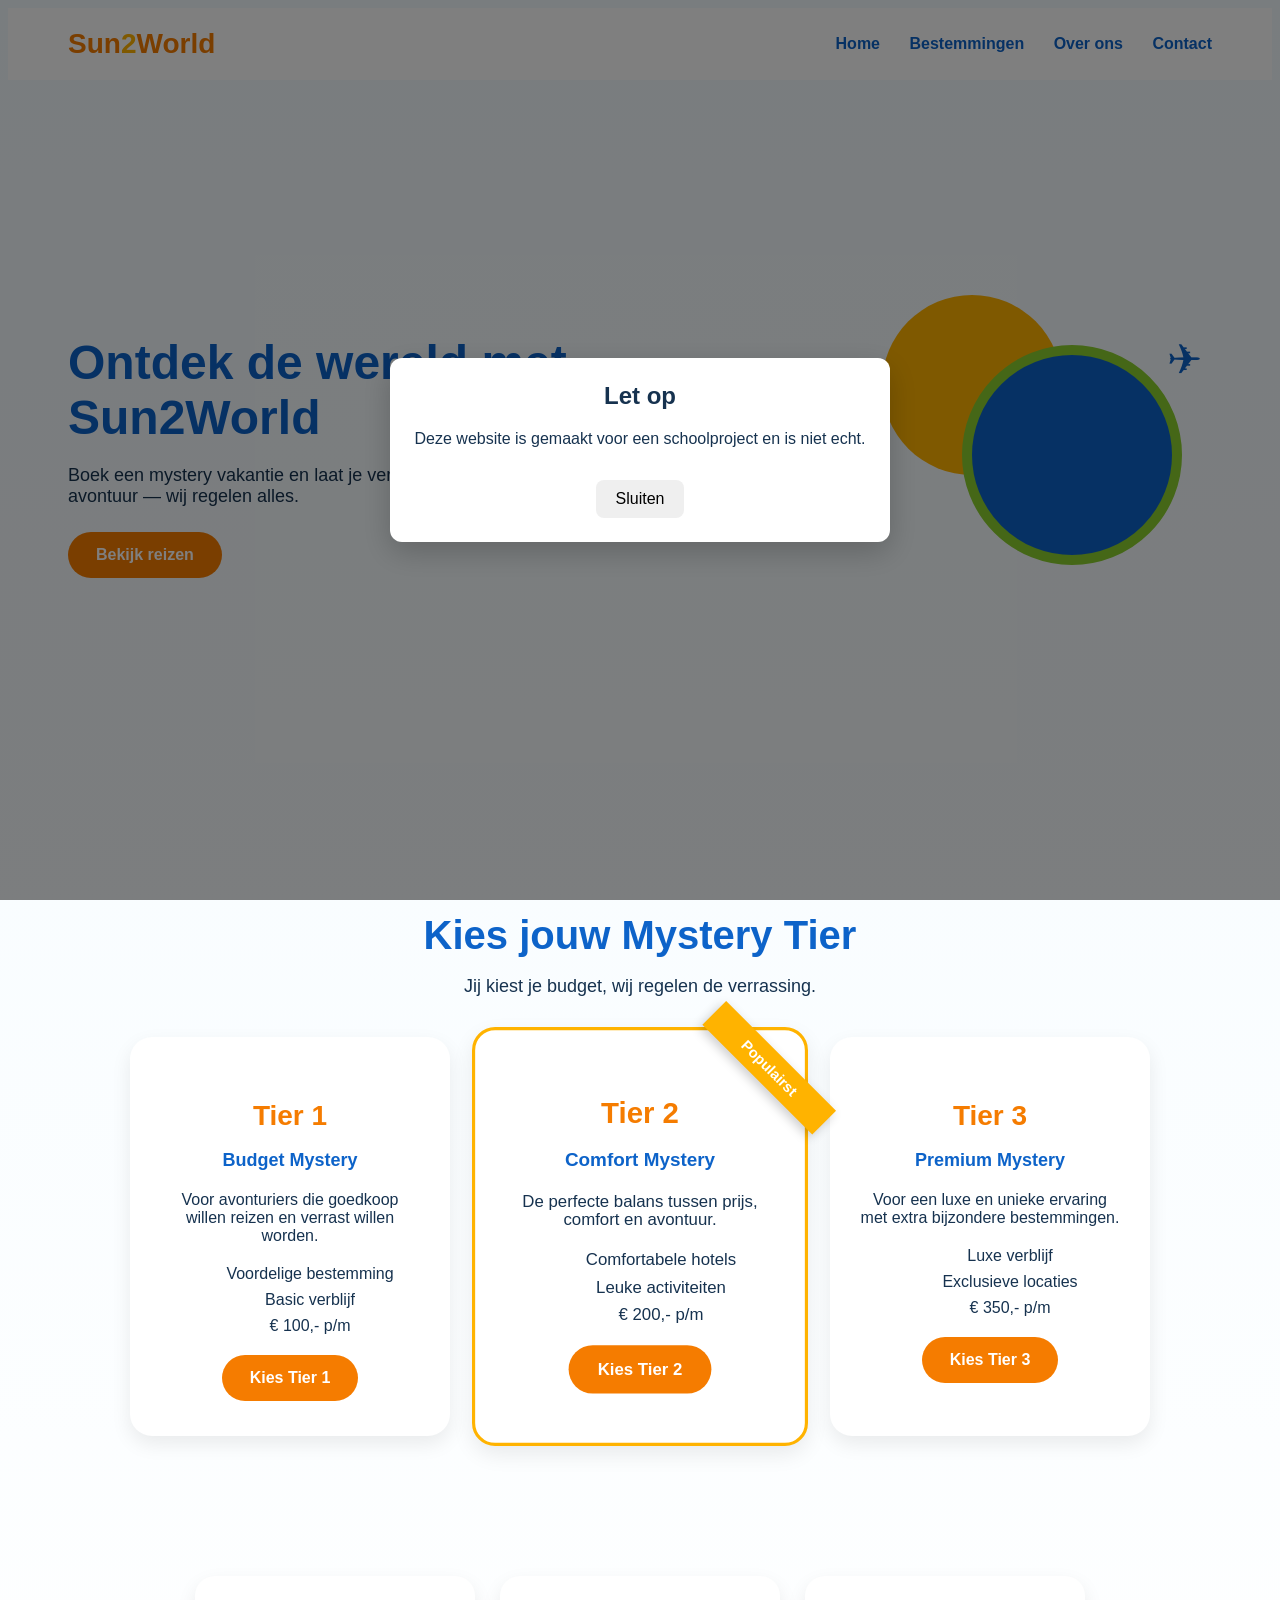
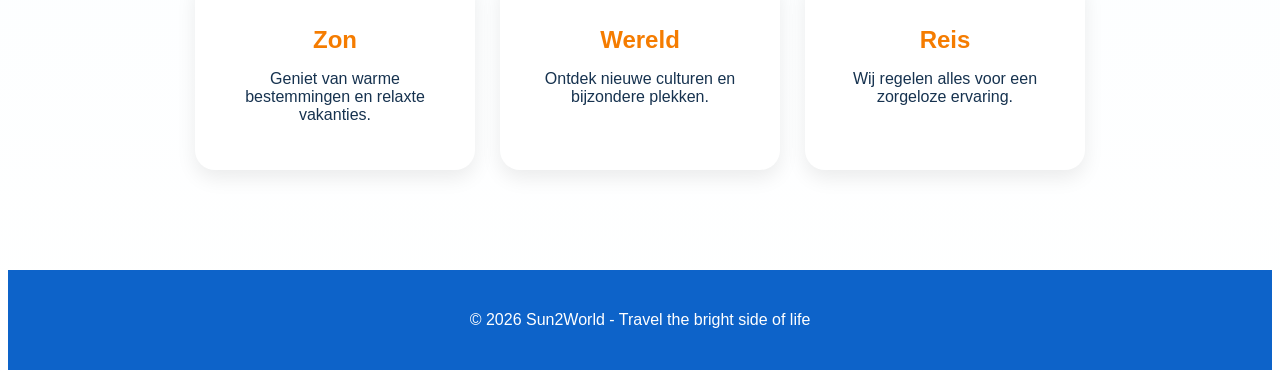
<file: index.html>
<!DOCTYPE html>
<html lang="nl">
<head>
  <meta charset="UTF-8" />
  <meta name="viewport" content="width=device-width, initial-scale=1.0" />
  <title>Sun2World</title>
  <link rel="stylesheet" href="css/main.css" />
</head>
<body>
  <style>
    
    .popup-achtergrond {
      position: fixed;
      inset: 0;
      background: rgba(0, 0, 0, 0.5);
      display: flex;
      align-items: center;
      justify-content: center;
      z-index: 9999;
    }

    .popup {
      background: white;
      padding: 24px;
      max-width: 500px;
      width: 90%;
      border-radius: 12px;
      box-shadow: 0 10px 30px rgba(0, 0, 0, 0.2);
      text-align: center;
    }

    .popup h2 {
      margin-top: 0;
    }

    .popup button {
      margin-top: 16px;
      padding: 10px 20px;
      border: none;
      border-radius: 8px;
      cursor: pointer;
      font-size: 16px;
    }

    .verborgen {
      display: none;
    }

    .inhoud {
      padding: 40px;
    }
  </style>

  <div id="popupAchtergrond" class="popup-achtergrond">
    <div class="popup">
      <h2>Let op</h2>
      <p>
        Deze website is gemaakt voor een schoolproject en is niet echt.
      </p>
      <button onclick="sluitPopup()">Sluiten</button>
    </div>
  </div>
  <script>
    function sluitPopup() {
      document.getElementById("popupAchtergrond").classList.add("verborgen");
    }
  </script>
  <header class="navbar">
    <div class="logo">Sun<span>2</span>World</div>
    <nav>
      <a href="index.html">Home</a>
      <a href="bestemmingen.html">Bestemmingen</a>
      <a href="overons.html">Over ons</a>
      <a href="contact.html">Contact</a>
    </nav>
  </header>

  <main class="hero">
    <div class="hero-text">
      <h1>Ontdek de wereld met Sun2World</h1>
      <p>
        Boek een mystery vakantie en laat je verrassen.
        Van zon tot avontuur — wij regelen alles.
      </p>
      <a href="#tiers" class="btn">Bekijk reizen</a>
    </div>

    <div class="hero-image">
      <div class="circle sun"></div>
      <div class="circle world"></div>
      <div class="plane">✈</div>
    </div>
  </main>

  <section class="tiers" id="tiers">
    <h2>Kies jouw Mystery Tier</h2>
    <p class="tiers-subtitle">
      Jij kiest je budget, wij regelen de verrassing.
    </p>

    <div class="tier-container">
      <div class="tier-card">
        <h3>Tier 1</h3>
        <p class="tier-price">Budget Mystery</p>
        <p>Voor avonturiers die goedkoop willen reizen en verrast willen worden.</p>
        <ul>
          <li>Voordelige bestemming</li>
          <li>Basic verblijf</li>
          <li>€ 100,- p/m</li>
        </ul>
        <a href="tier1.html" class="btn">Kies Tier 1</a>
      </div>

      <div class="tier-card featured">
      <div class="badge">Populairst</div>
        <h3>Tier 2</h3>
        <p class="tier-price">Comfort Mystery</p>
        <p>De perfecte balans tussen prijs, comfort en avontuur.</p>
        <ul>
          <li>Comfortabele hotels</li>
          <li>Leuke activiteiten</li>
          <li>€ 200,- p/m</li>
          <li></li>
        </ul>
        <a href="tier2.html" class="btn">Kies Tier 2</a>
      </div>

      <div class="tier-card">
        <h3>Tier 3</h3>
        <p class="tier-price">Premium Mystery</p>
        <p>Voor een luxe en unieke ervaring met extra bijzondere bestemmingen.</p>
        <ul>
          <li>Luxe verblijf</li>
          <li>Exclusieve locaties</li>
          <li>€ 350,- p/m</li>
        </ul>
        <a href="tier3.html" class="btn">Kies Tier 3</a>
      </div>
    </div>
  </section>

  <section class="info">
    <div class="card">
      <h2>Zon</h2>
      <p>Geniet van warme bestemmingen en relaxte vakanties.</p>
    </div>
    <div class="card">
      <h2>Wereld</h2>
      <p>Ontdek nieuwe culturen en bijzondere plekken.</p>
    </div>
    <div class="card">
      <h2>Reis</h2>
      <p>Wij regelen alles voor een zorgeloze ervaring.</p>
    </div>
  </section>

  <footer>
    <p>© 2026 Sun2World - Travel the bright side of life</p>
  </footer>

</body>
</html>
</file>
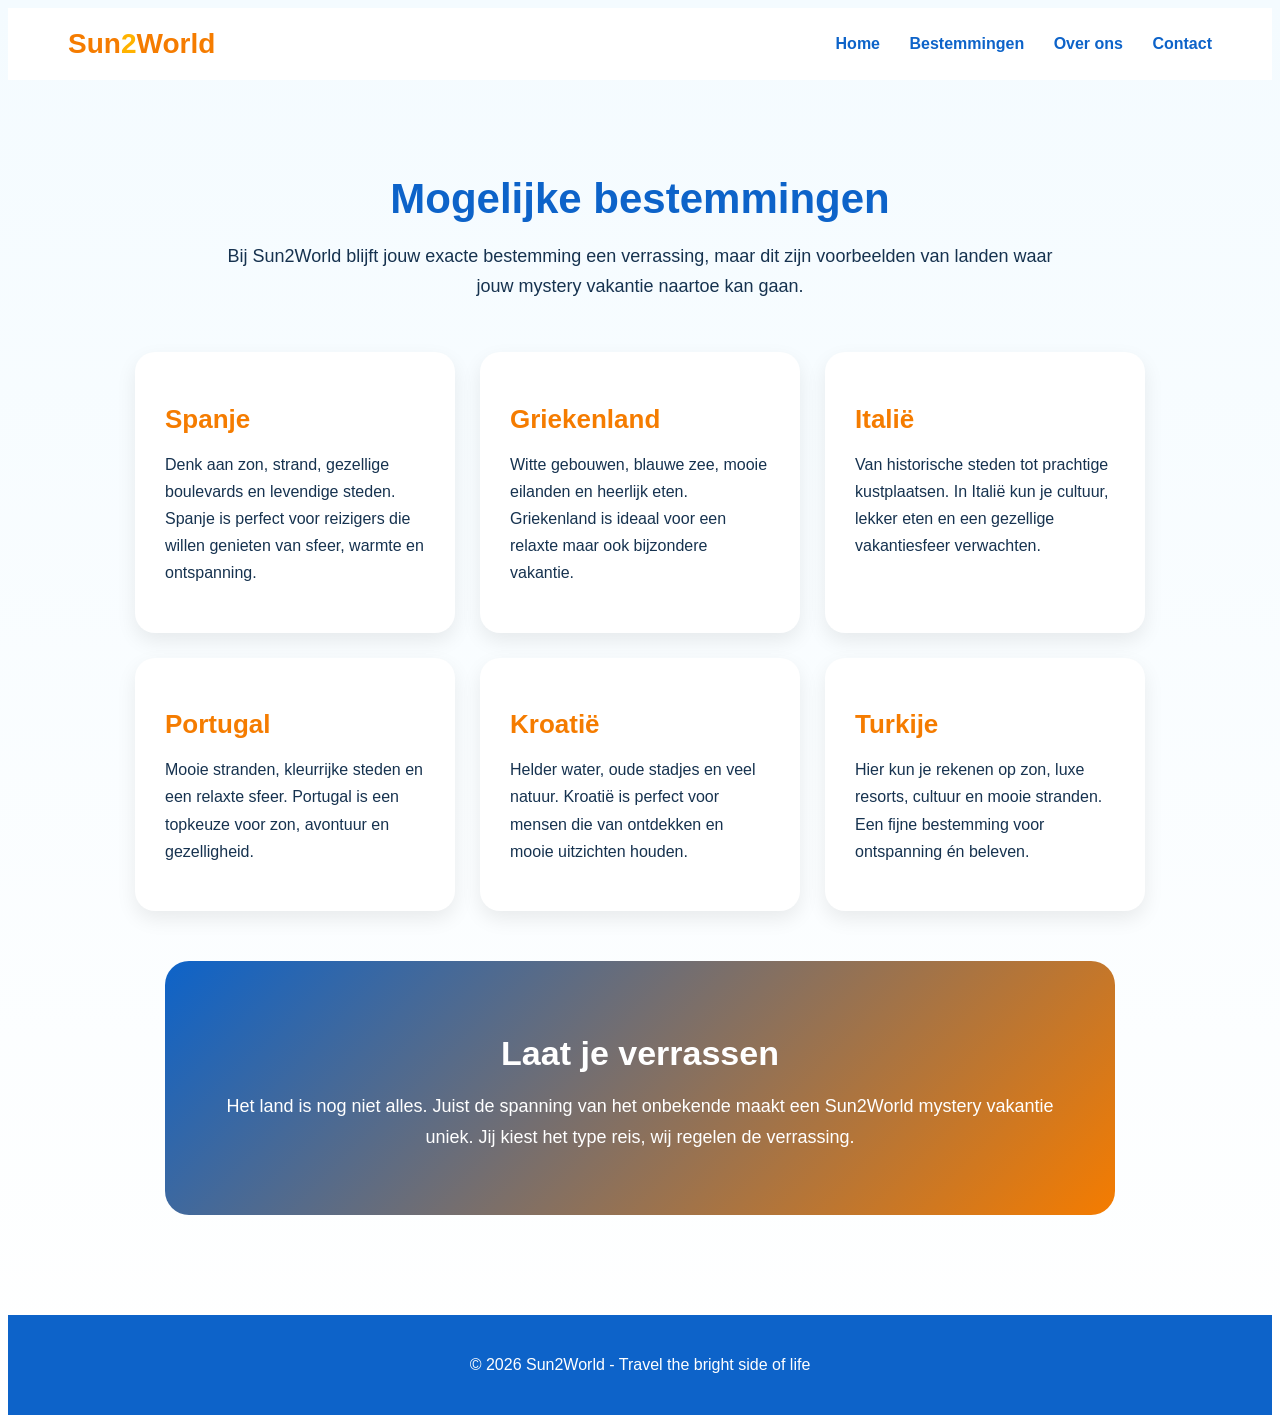
<file: bestemmingen.html>
<!DOCTYPE html>
<html lang="nl">
<head>
  <meta charset="UTF-8" />
  <meta name="viewport" content="width=device-width, initial-scale=1.0" />
  <title>Sun2World - Bestemmingen</title>
  <link rel="stylesheet" href="css/bestemmingen.css" />
</head>
<body>
  <header class="navbar">
    <div class="logo">Sun<span>2</span>World</div>
    <nav>
      <a href="index.html">Home</a>
      <a href="bestemmingen.html">Bestemmingen</a>
      <a href="overons.html">Over ons</a>
      <a href="contact.html">Contact</a>
    </nav>
  </header>

  <main class="destinations-page">
    <section class="destinations-hero">
      <h1>Mogelijke bestemmingen</h1>
      <p>
        Bij Sun2World blijft jouw exacte bestemming een verrassing, maar dit zijn
        voorbeelden van landen waar jouw mystery vakantie naartoe kan gaan.
      </p>
    </section>

    <section class="destinations-grid">
      <div class="destination-card">
        <h2>Spanje</h2>
        <p>
          Denk aan zon, strand, gezellige boulevards en levendige steden. Spanje is
          perfect voor reizigers die willen genieten van sfeer, warmte en ontspanning.
        </p>
      </div>

      <div class="destination-card">
        <h2>Griekenland</h2>
        <p>
          Witte gebouwen, blauwe zee, mooie eilanden en heerlijk eten. Griekenland is
          ideaal voor een relaxte maar ook bijzondere vakantie.
        </p>
      </div>

      <div class="destination-card">
        <h2>Italië</h2>
        <p>
          Van historische steden tot prachtige kustplaatsen. In Italië kun je cultuur,
          lekker eten en een gezellige vakantiesfeer verwachten.
        </p>
      </div>

      <div class="destination-card">
        <h2>Portugal</h2>
        <p>
          Mooie stranden, kleurrijke steden en een relaxte sfeer. Portugal is een topkeuze
          voor zon, avontuur en gezelligheid.
        </p>
      </div>

      <div class="destination-card">
        <h2>Kroatië</h2>
        <p>
          Helder water, oude stadjes en veel natuur. Kroatië is perfect voor mensen die
          van ontdekken en mooie uitzichten houden.
        </p>
      </div>

      <div class="destination-card">
        <h2>Turkije</h2>
        <p>
          Hier kun je rekenen op zon, luxe resorts, cultuur en mooie stranden. Een fijne
          bestemming voor ontspanning én beleven.
        </p>
      </div>
    </section>

    <section class="destinations-banner">
      <h2>Laat je verrassen</h2>
      <p>
        Het land is nog niet alles. Juist de spanning van het onbekende maakt een
        Sun2World mystery vakantie uniek. Jij kiest het type reis, wij regelen de verrassing.
      </p>
    </section>
  </main>

  <footer>
    <p>© 2026 Sun2World - Travel the bright side of life</p>
  </footer>
</body>
</html>
</file>
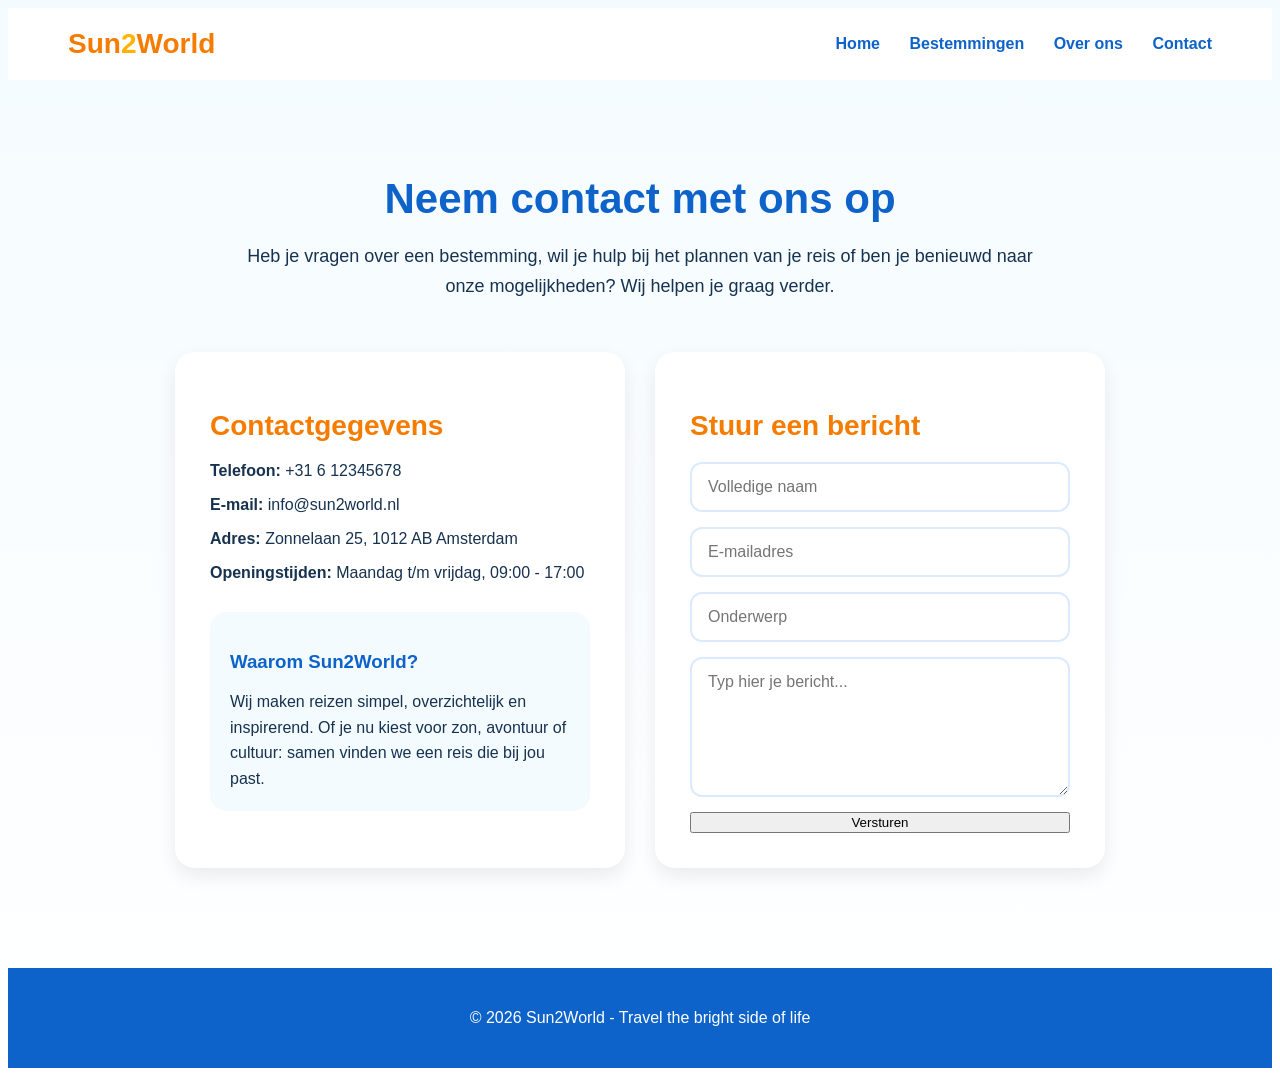
<file: contact.html>
<!DOCTYPE html>
<html lang="nl">
<head>
  <meta charset="UTF-8" />
  <meta name="viewport" content="width=device-width, initial-scale=1.0" />
  <title>Sun2World - Contact</title>
  <link rel="stylesheet" href="css/contact.css" />
</head>
<body>
  <header class="navbar">
    <div class="logo">Sun<span>2</span>World</div>
    <nav>
      <a href="index.html">Home</a>
      <a href="bestemmingen.html">Bestemmingen</a>
      <a href="overons.html">Over ons</a>
      <a href="contact.html">Contact</a>
    </nav>
  </header>

  <main class="contact-page">
    <section class="contact-hero">
      <h1>Neem contact met ons op</h1>
      <p>
        Heb je vragen over een bestemming, wil je hulp bij het plannen van je reis
        of ben je benieuwd naar onze mogelijkheden? Wij helpen je graag verder.
      </p>
    </section>

    <section class="contact-wrapper">
      <div class="contact-info-box">
        <h2>Contactgegevens</h2>
        <p><strong>Telefoon:</strong> +31 6 12345678</p>
        <p><strong>E-mail:</strong> info@sun2world.nl</p>
        <p><strong>Adres:</strong> Zonnelaan 25, 1012 AB Amsterdam</p>
        <p><strong>Openingstijden:</strong> Maandag t/m vrijdag, 09:00 - 17:00</p>

        <div class="contact-extra">
          <h3>Waarom Sun2World?</h3>
          <p>
            Wij maken reizen simpel, overzichtelijk en inspirerend. Of je nu kiest
            voor zon, avontuur of cultuur: samen vinden we een reis die bij jou past.
          </p>
        </div>
      </div>

      <div class="contact-form-box">
        <h2>Stuur een bericht</h2>
        <form class="contact-form">
          <input type="text" placeholder="Volledige naam" required />
          <input type="email" placeholder="E-mailadres" required />
          <input type="text" placeholder="Onderwerp" required />
          <textarea placeholder="Typ hier je bericht..." rows="6" required></textarea>
          <button type="submit" class="btn">Versturen</button>
        </form>
      </div>
    </section>
  </main>

  <footer>
    <p>© 2026 Sun2World - Travel the bright side of life</p>
  </footer>
</body>
</html>
</file>
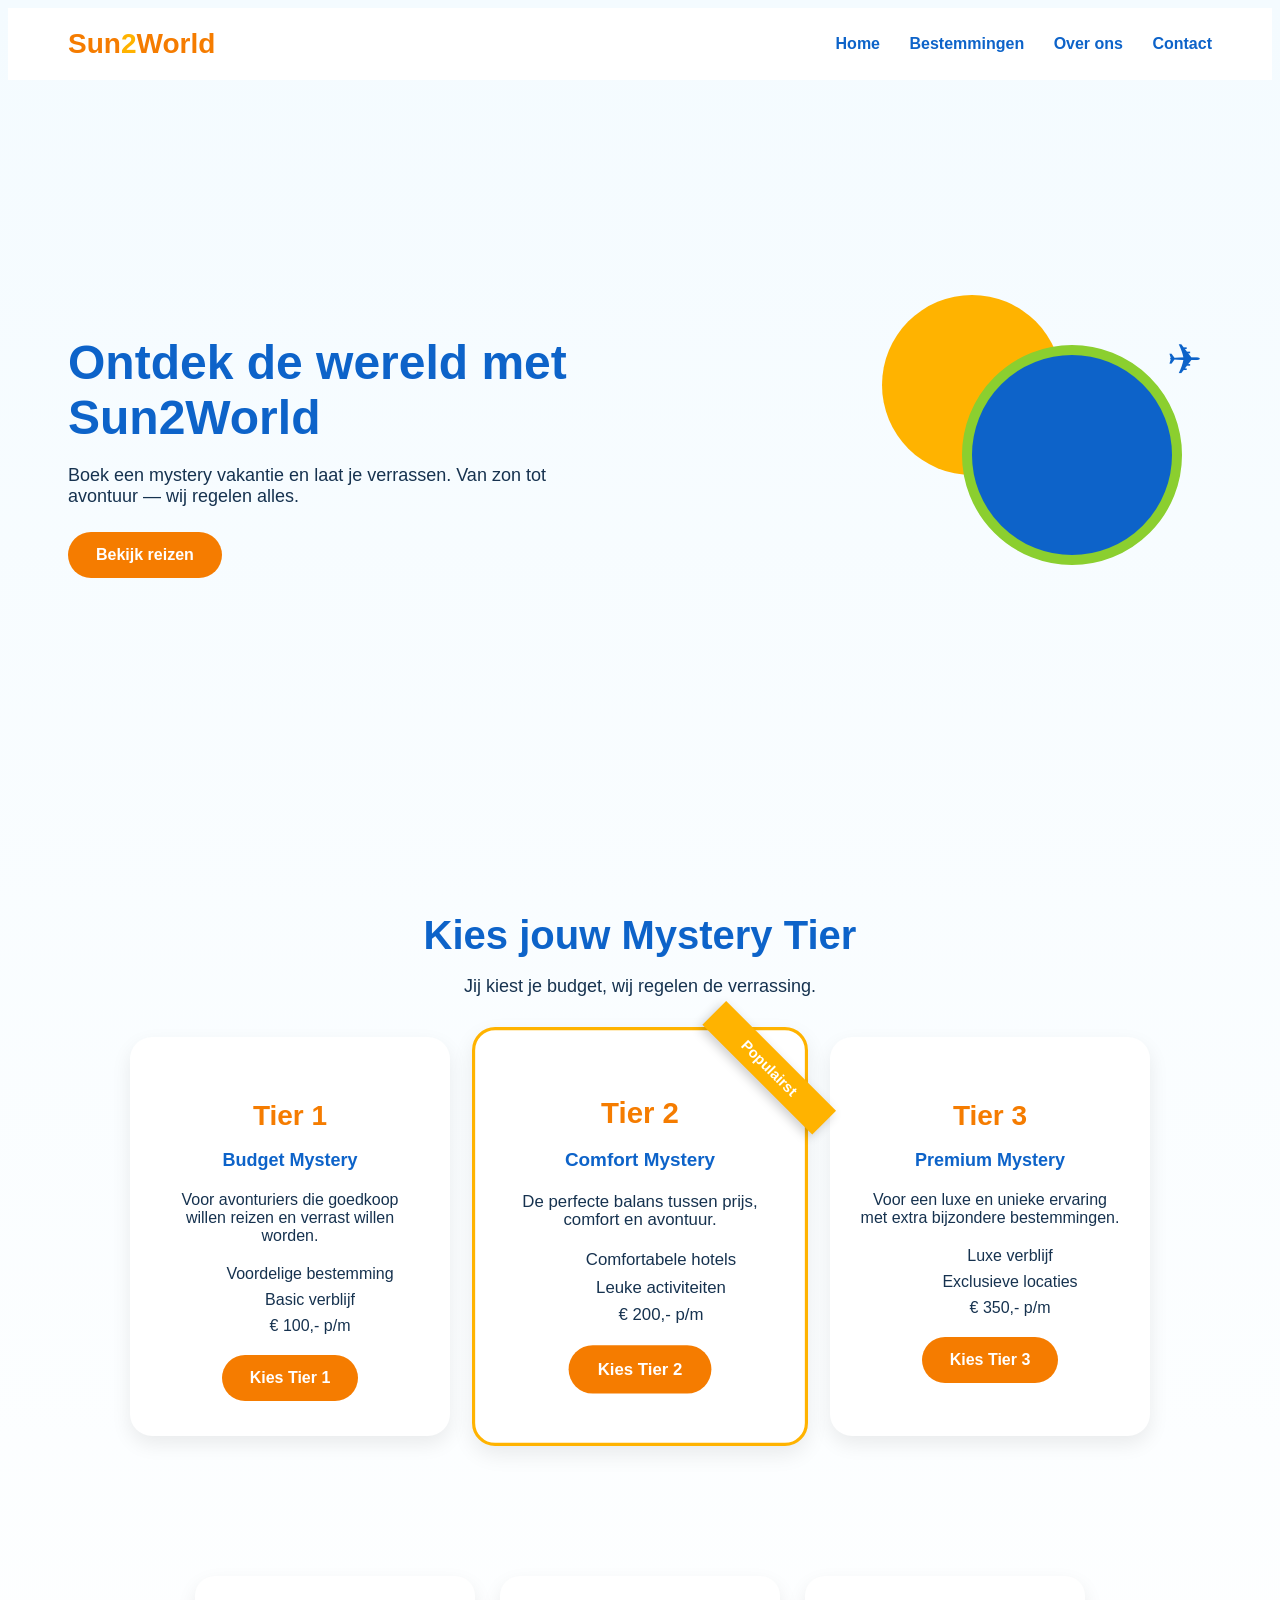
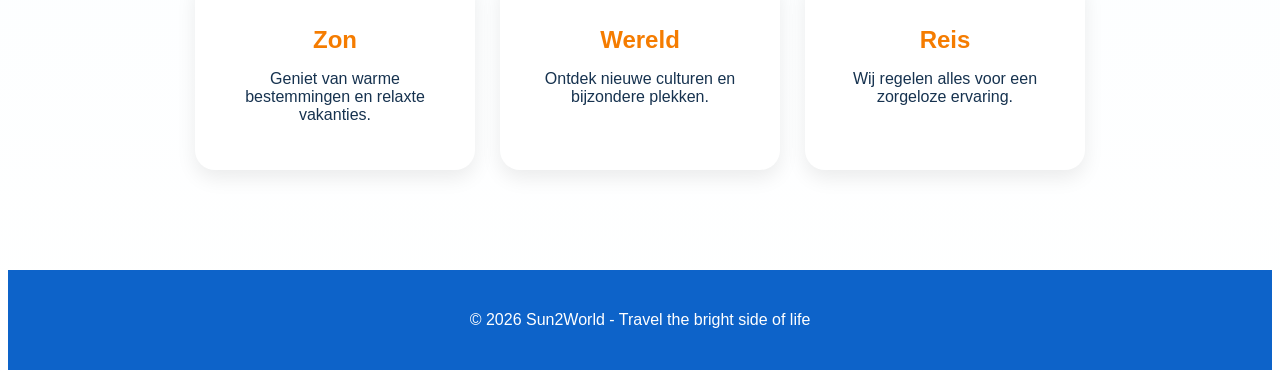
<file: main.html>
<!DOCTYPE html>
<html lang="nl">
<head>
  <meta charset="UTF-8" />
  <meta name="viewport" content="width=device-width, initial-scale=1.0" />
  <title>Sun2World</title>
  <link rel="stylesheet" href="css/main.css" />
</head>
<body>

  <header class="navbar">
    <div class="logo">Sun<span>2</span>World</div>
    <nav>
      <a href="main.html">Home</a>
      <a href="bestemmingen.html">Bestemmingen</a>
      <a href="overons.html">Over ons</a>
      <a href="contact.html">Contact</a>
    </nav>
  </header>

  <main class="hero">
    <div class="hero-text">
      <h1>Ontdek de wereld met Sun2World</h1>
      <p>
        Boek een mystery vakantie en laat je verrassen.
        Van zon tot avontuur — wij regelen alles.
      </p>
      <a href="#tiers" class="btn">Bekijk reizen</a>
    </div>

    <div class="hero-image">
      <div class="circle sun"></div>
      <div class="circle world"></div>
      <div class="plane">✈</div>
    </div>
  </main>

  <section class="tiers" id="tiers">
    <h2>Kies jouw Mystery Tier</h2>
    <p class="tiers-subtitle">
      Jij kiest je budget, wij regelen de verrassing.
    </p>

    <div class="tier-container">
      <div class="tier-card">
        <h3>Tier 1</h3>
        <p class="tier-price">Budget Mystery</p>
        <p>Voor avonturiers die goedkoop willen reizen en verrast willen worden.</p>
        <ul>
          <li>Voordelige bestemming</li>
          <li>Basic verblijf</li>
          <li>€ 100,- p/m</li>
        </ul>
        <a href="tier1.html" class="btn">Kies Tier 1</a>
      </div>

      <div class="tier-card featured">
      <div class="badge">Populairst</div>
        <h3>Tier 2</h3>
        <p class="tier-price">Comfort Mystery</p>
        <p>De perfecte balans tussen prijs, comfort en avontuur.</p>
        <ul>
          <li>Comfortabele hotels</li>
          <li>Leuke activiteiten</li>
          <li>€ 200,- p/m</li>
          <li></li>
        </ul>
        <a href="tier2.html" class="btn">Kies Tier 2</a>
      </div>

      <div class="tier-card">
        <h3>Tier 3</h3>
        <p class="tier-price">Premium Mystery</p>
        <p>Voor een luxe en unieke ervaring met extra bijzondere bestemmingen.</p>
        <ul>
          <li>Luxe verblijf</li>
          <li>Exclusieve locaties</li>
          <li>€ 350,- p/m</li>
        </ul>
        <a href="tier3.html" class="btn">Kies Tier 3</a>
      </div>
    </div>
  </section>

  <section class="info">
    <div class="card">
      <h2>Zon</h2>
      <p>Geniet van warme bestemmingen en relaxte vakanties.</p>
    </div>
    <div class="card">
      <h2>Wereld</h2>
      <p>Ontdek nieuwe culturen en bijzondere plekken.</p>
    </div>
    <div class="card">
      <h2>Reis</h2>
      <p>Wij regelen alles voor een zorgeloze ervaring.</p>
    </div>
  </section>

  <footer>
    <p>© 2026 Sun2World - Travel the bright side of life</p>
  </footer>

</body>
</html>
</file>
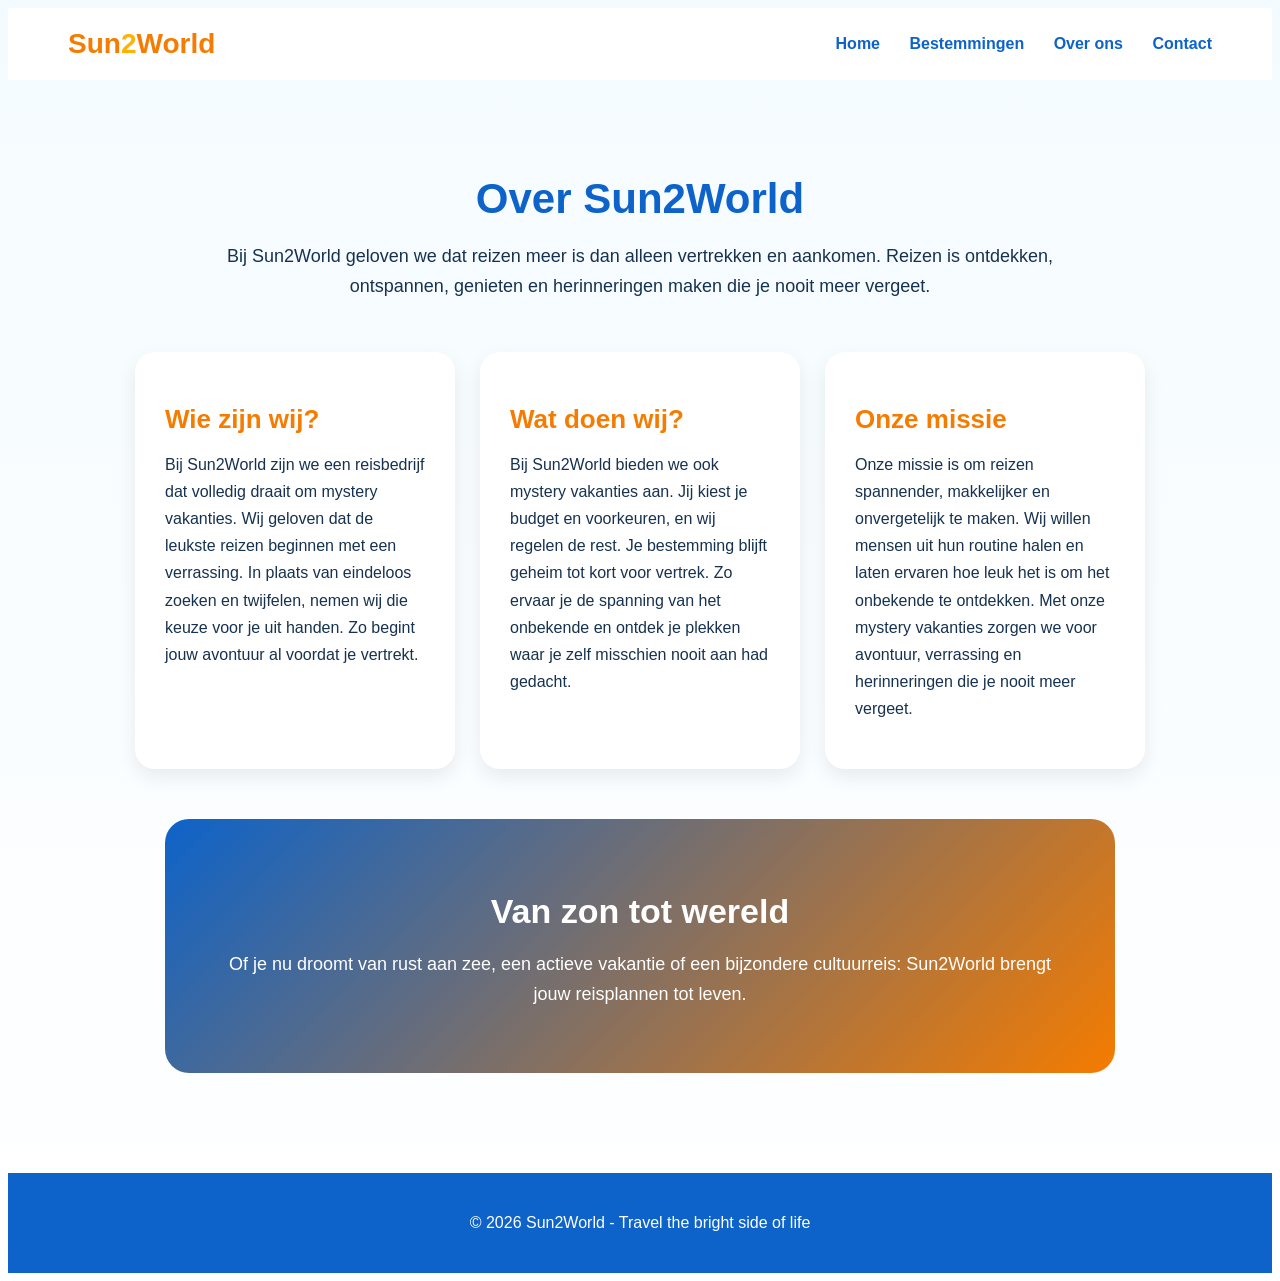
<file: overons.html>
<!DOCTYPE html>
<html lang="nl">
<head>
  <meta charset="UTF-8" />
  <meta name="viewport" content="width=device-width, initial-scale=1.0" />
  <title>Sun2World - Over ons</title>
  <link rel="stylesheet" href="css/overons.css" />
</head>
<body>
  <header class="navbar">
    <div class="logo">Sun<span>2</span>World</div>
    <nav>
      <a href="index.html">Home</a>
      <a href="bestemmingen.html">Bestemmingen</a>
      <a href="overons.html">Over ons</a>
      <a href="contact.html">Contact</a>
    </nav>
  </header>

  <main class="about-page">
    <section class="about-hero">
      <h1>Over Sun2World</h1>
      <p>
        Bij Sun2World geloven we dat reizen meer is dan alleen vertrekken en aankomen.
        Reizen is ontdekken, ontspannen, genieten en herinneringen maken die je nooit meer vergeet.
      </p>
    </section>

    <section class="about-wrapper">
      <div class="about-card">
        <h2>Wie zijn wij?</h2>
        <p>
          Bij Sun2World zijn we een reisbedrijf dat volledig draait om mystery vakanties. Wij geloven dat de leukste reizen beginnen met een verrassing. In plaats van eindeloos zoeken en twijfelen, nemen wij die keuze voor je uit handen. Zo begint jouw avontuur al voordat je vertrekt.
        </p>
      </div>

      <div class="about-card">
        <h2>Wat doen wij?</h2>
        <p>
          Bij Sun2World bieden we ook mystery vakanties aan. Jij kiest je budget en voorkeuren, en wij regelen de rest. Je bestemming blijft geheim tot kort voor vertrek. Zo ervaar je de spanning van het onbekende en ontdek je plekken waar je zelf misschien nooit aan had gedacht.
        </p>
      </div>

      <div class="about-card">
        <h2>Onze missie</h2>
        <p>
          Onze missie is om reizen spannender, makkelijker en onvergetelijk te maken. Wij willen mensen uit hun routine halen en laten ervaren hoe leuk het is om het onbekende te ontdekken. Met onze mystery vakanties zorgen we voor avontuur, verrassing en herinneringen die je nooit meer vergeet.
        </p>
      </div>
    </section>

    <section class="about-banner">
      <h2>Van zon tot wereld</h2>
      <p>
        Of je nu droomt van rust aan zee, een actieve vakantie of een bijzondere cultuurreis:
        Sun2World brengt jouw reisplannen tot leven.
      </p>
    </section>
  </main>

  <footer>
    <p>© 2026 Sun2World - Travel the bright side of life</p>
  </footer>
</body>
</html>
</file>
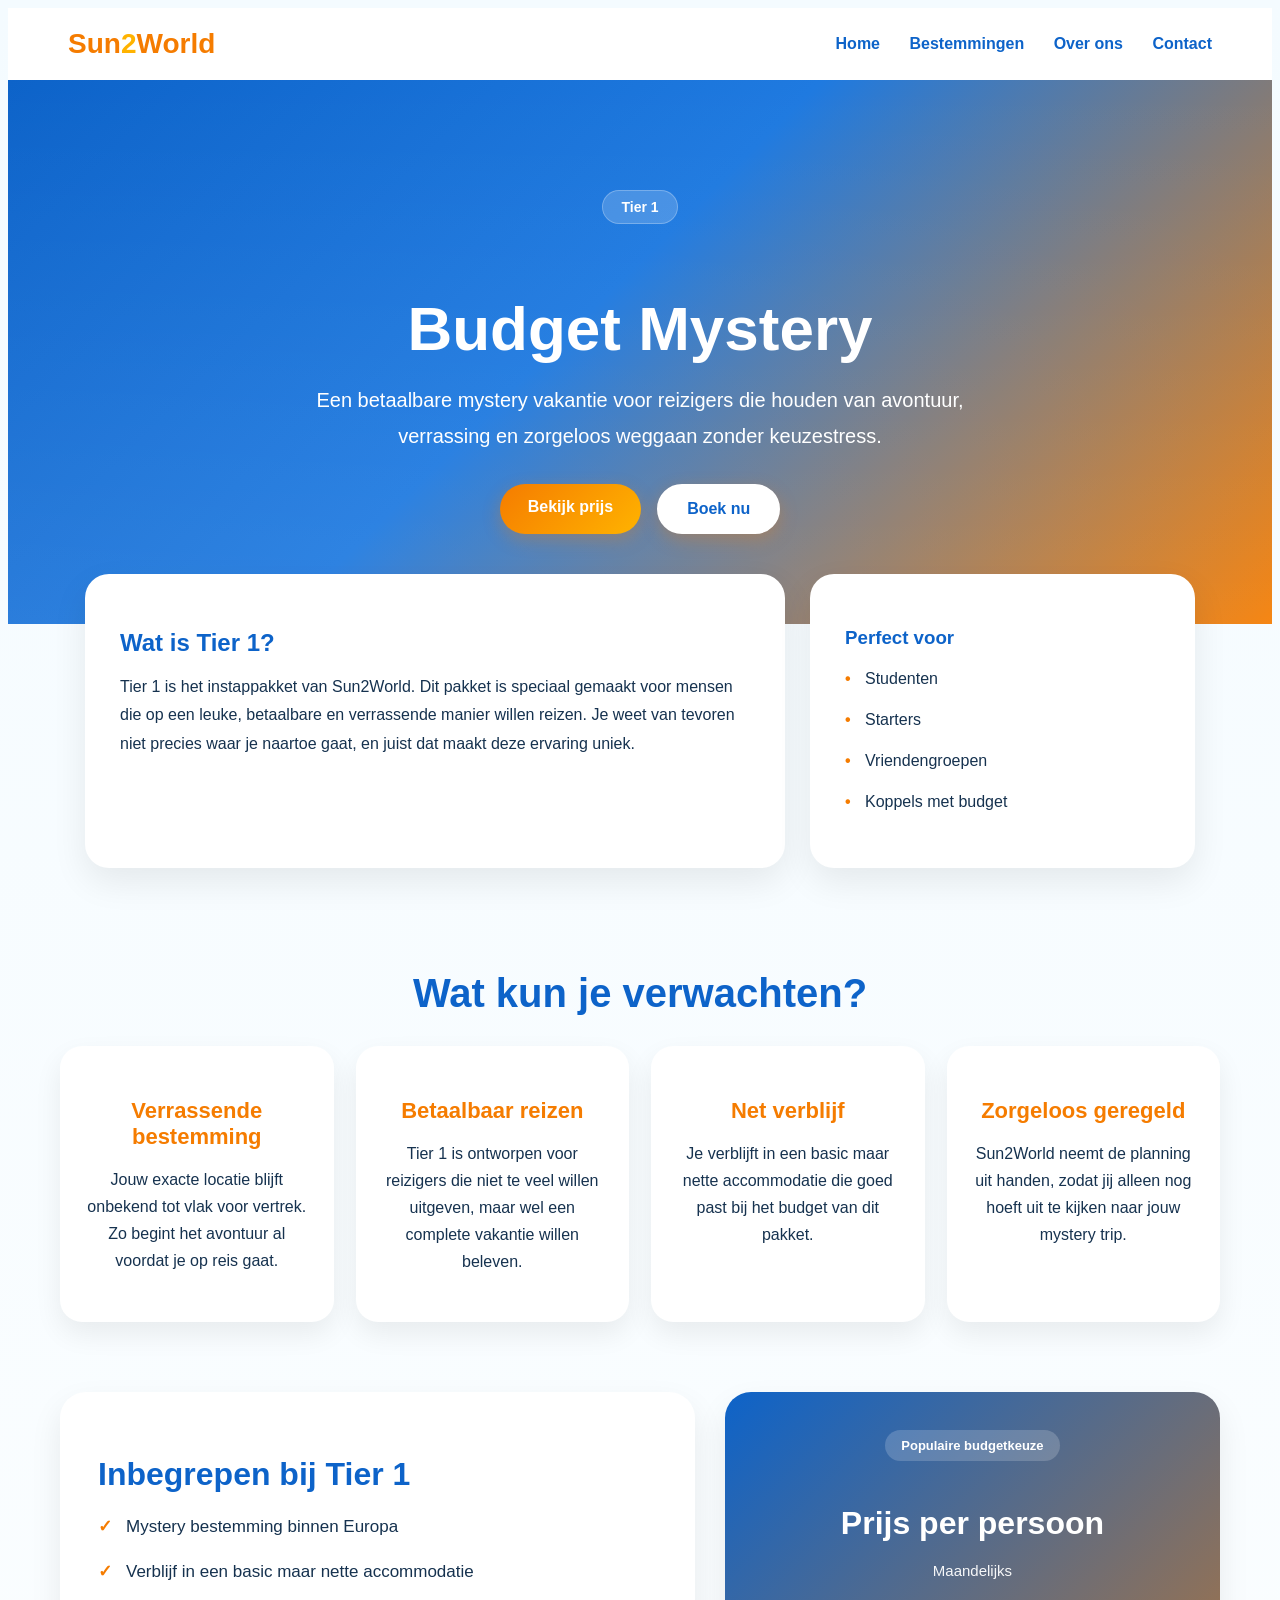
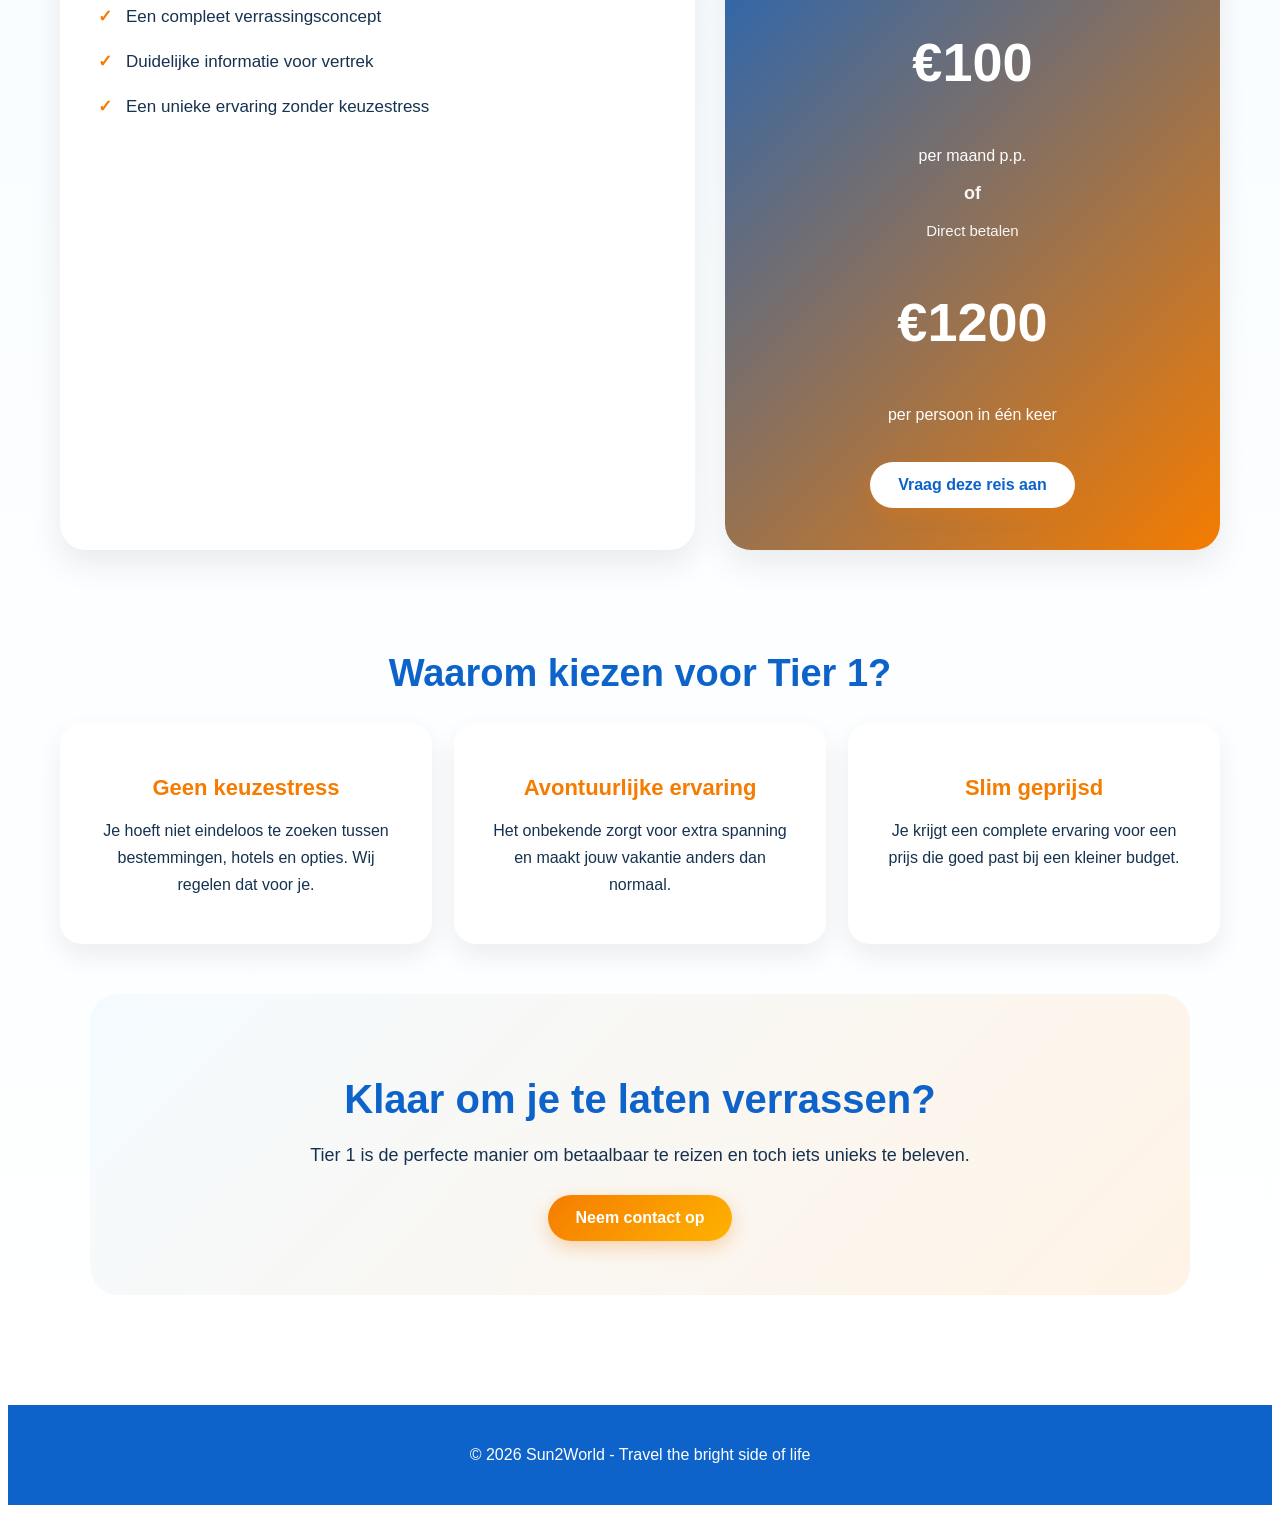
<file: tier1.html>
<!DOCTYPE html>
<html lang="nl">
<head>
  <meta charset="UTF-8" />
  <meta name="viewport" content="width=device-width, initial-scale=1.0" />
  <title>Sun2World - Tier 1 | Budget Mystery</title>
  <link rel="stylesheet" href="css/tier.css" />
</head>
<body>
  <header class="navbar">
    <div class="logo">Sun<span>2</span>World</div>
    <nav>
      <a href="index.html">Home</a>
      <a href="bestemmingen.html">Bestemmingen</a>
      <a href="overons.html">Over ons</a>
      <a href="contact.html">Contact</a>
    </nav>
  </header>

  <main class="tier1-page">
    <section class="tier1-hero">
      <div class="tier1-hero-overlay"></div>
      <div class="tier1-hero-content">
        <span class="tier-mini-label">Tier 1</span>
        <h1>Budget Mystery</h1>
        <p>
          Een betaalbare mystery vakantie voor reizigers die houden van avontuur,
          verrassing en zorgeloos weggaan zonder keuzestress.
        </p>

        <div class="tier1-hero-actions">
          <a href="#pricing" class="btn">Bekijk prijs</a>
          <a href="contact.html" class="btn btn-secondary">Boek nu</a>
        </div>
      </div>
    </section>

    <section class="tier1-intro">
      <div class="tier1-intro-text">
        <h2>Wat is Tier 1?</h2>
        <p>
          Tier 1 is het instappakket van Sun2World. Dit pakket is speciaal gemaakt
          voor mensen die op een leuke, betaalbare en verrassende manier willen reizen.
          Je weet van tevoren niet precies waar je naartoe gaat, en juist dat maakt
          deze ervaring uniek.
        </p>
      </div>

      <div class="tier1-highlight-card">
        <h3>Perfect voor</h3>
        <ul>
          <li>Studenten</li>
          <li>Starters</li>
          <li>Vriendengroepen</li>
          <li>Koppels met budget</li>
        </ul>
      </div>
    </section>

    <section class="tier1-features-section">
      <h2>Wat kun je verwachten?</h2>
      <div class="tier1-features-grid">
        <div class="feature-card">
          <h3>Verrassende bestemming</h3>
          <p>
            Jouw exacte locatie blijft onbekend tot vlak voor vertrek. Zo begint het
            avontuur al voordat je op reis gaat.
          </p>
        </div>

        <div class="feature-card">
          <h3>Betaalbaar reizen</h3>
          <p>
            Tier 1 is ontworpen voor reizigers die niet te veel willen uitgeven,
            maar wel een complete vakantie willen beleven.
          </p>
        </div>

        <div class="feature-card">
          <h3>Net verblijf</h3>
          <p>
            Je verblijft in een basic maar nette accommodatie die goed past bij
            het budget van dit pakket.
          </p>
        </div>

        <div class="feature-card">
          <h3>Zorgeloos geregeld</h3>
          <p>
            Sun2World neemt de planning uit handen, zodat jij alleen nog hoeft uit
            te kijken naar jouw mystery trip.
          </p>
        </div>
      </div>
    </section>

    <section class="tier1-main-content">
      <div class="tier1-included">
        <h2>Inbegrepen bij Tier 1</h2>
        <ul class="included-list">
          <li>Mystery bestemming binnen Europa</li>
          <li>Verblijf in een basic maar nette accommodatie</li>
          <li>Een compleet verrassingsconcept</li>
          <li>Duidelijke informatie voor vertrek</li>
          <li>Een unieke ervaring zonder keuzestress</li>
        </ul>
      </div>

      <div class="tier1-pricing" id="pricing">
        <div class="pricing-top-label">Populaire budgetkeuze</div>
        <h2>Prijs per persoon</h2>

        <div class="price-option primary-price">
          <span class="price-label">Maandelijks</span>
          <p class="big-price">€100</p>
          <p class="price-subtext">per maand p.p.</p>
        </div>

        <div class="pricing-divider">of</div>

        <div class="price-option secondary-price">
          <span class="price-label">Direct betalen</span>
          <p class="direct-price">€1200</p>
          <p class="price-subtext">per persoon in één keer</p>
        </div>

        <a href="contact.html" class="btn pricing-btn">Vraag deze reis aan</a>
      </div>
    </section>

    <section class="tier1-why">
      <h2>Waarom kiezen voor Tier 1?</h2>
      <div class="tier1-why-grid">
        <div class="why-card">
          <h3>Geen keuzestress</h3>
          <p>
            Je hoeft niet eindeloos te zoeken tussen bestemmingen, hotels en opties.
            Wij regelen dat voor je.
          </p>
        </div>

        <div class="why-card">
          <h3>Avontuurlijke ervaring</h3>
          <p>
            Het onbekende zorgt voor extra spanning en maakt jouw vakantie anders dan normaal.
          </p>
        </div>

        <div class="why-card">
          <h3>Slim geprijsd</h3>
          <p>
            Je krijgt een complete ervaring voor een prijs die goed past bij een kleiner budget.
          </p>
        </div>
      </div>
    </section>

    <section class="tier1-bottom-banner">
      <h2>Klaar om je te laten verrassen?</h2>
      <p>
        Tier 1 is de perfecte manier om betaalbaar te reizen en toch iets unieks te beleven.
      </p>
      <a href="contact.html" class="btn">Neem contact op</a>
    </section>
  </main>

  <footer>
    <p>© 2026 Sun2World - Travel the bright side of life</p>
  </footer>
</body>
</html>
</file>
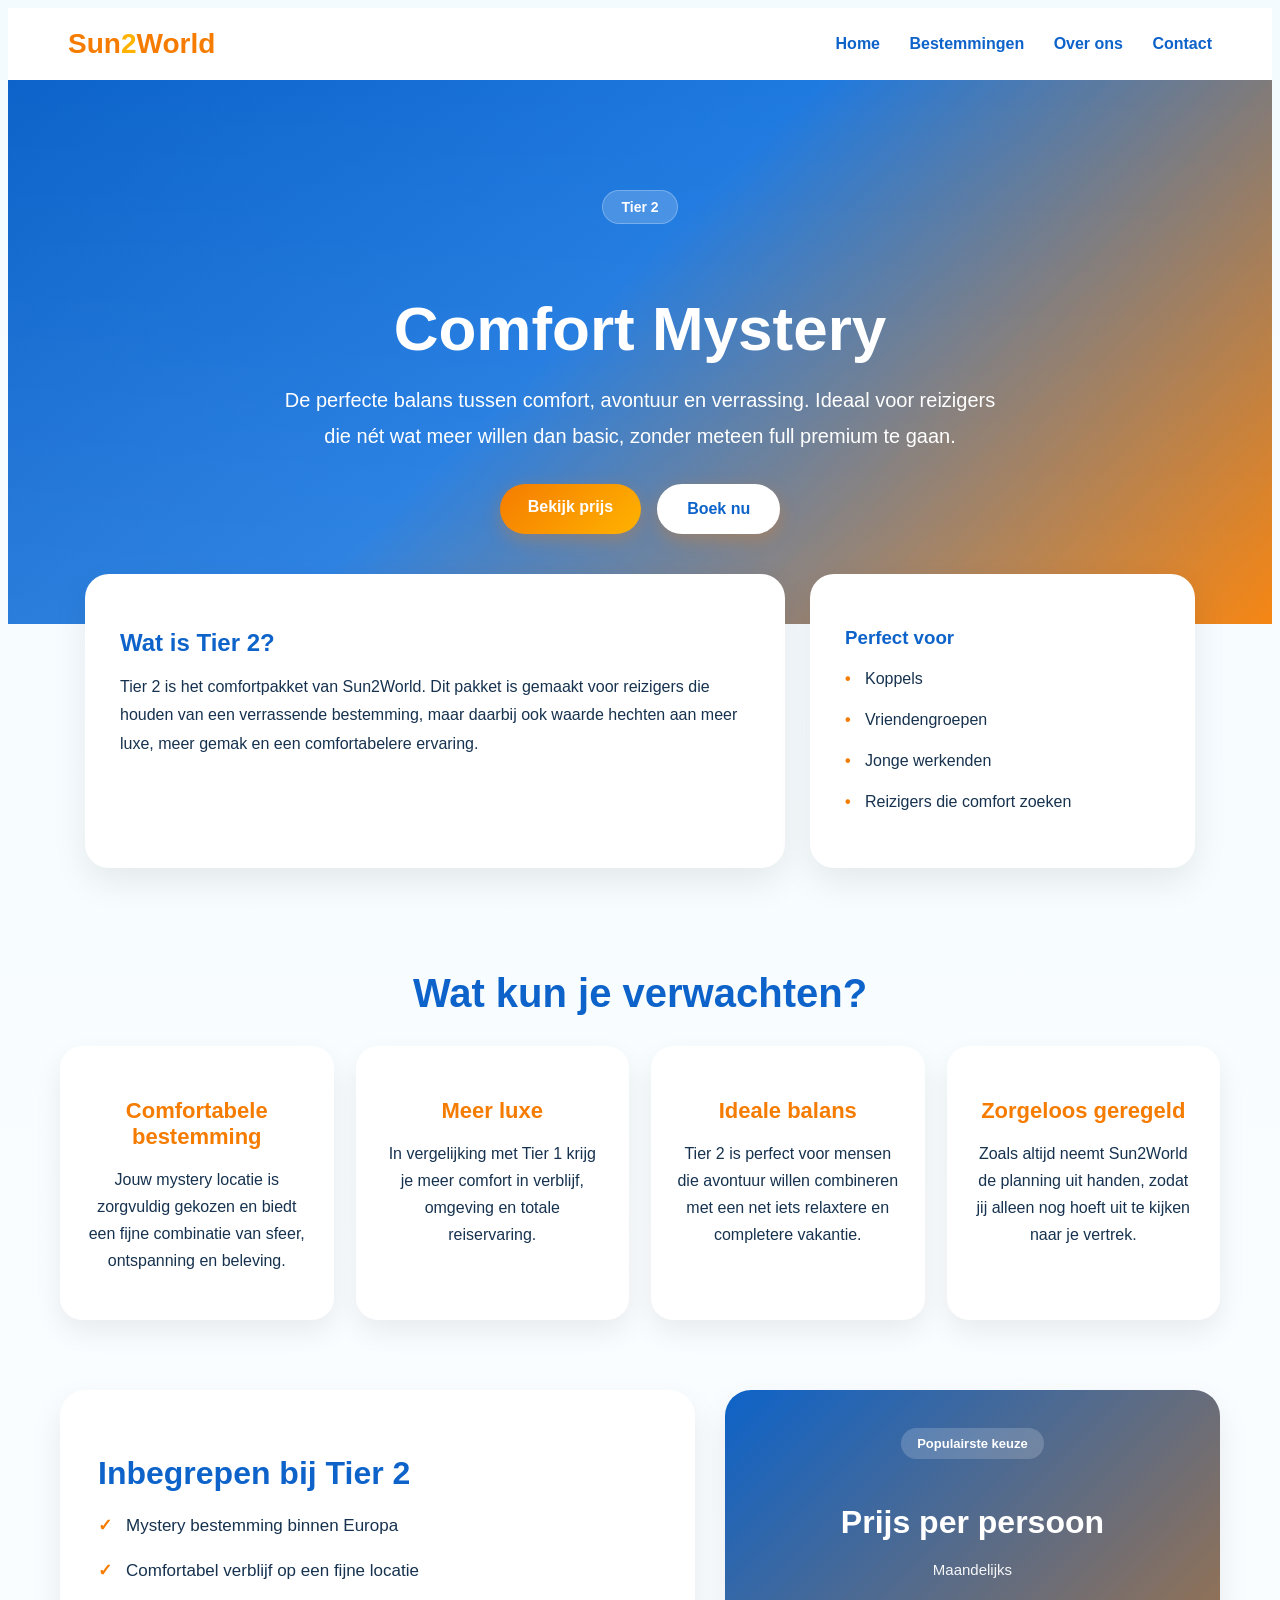
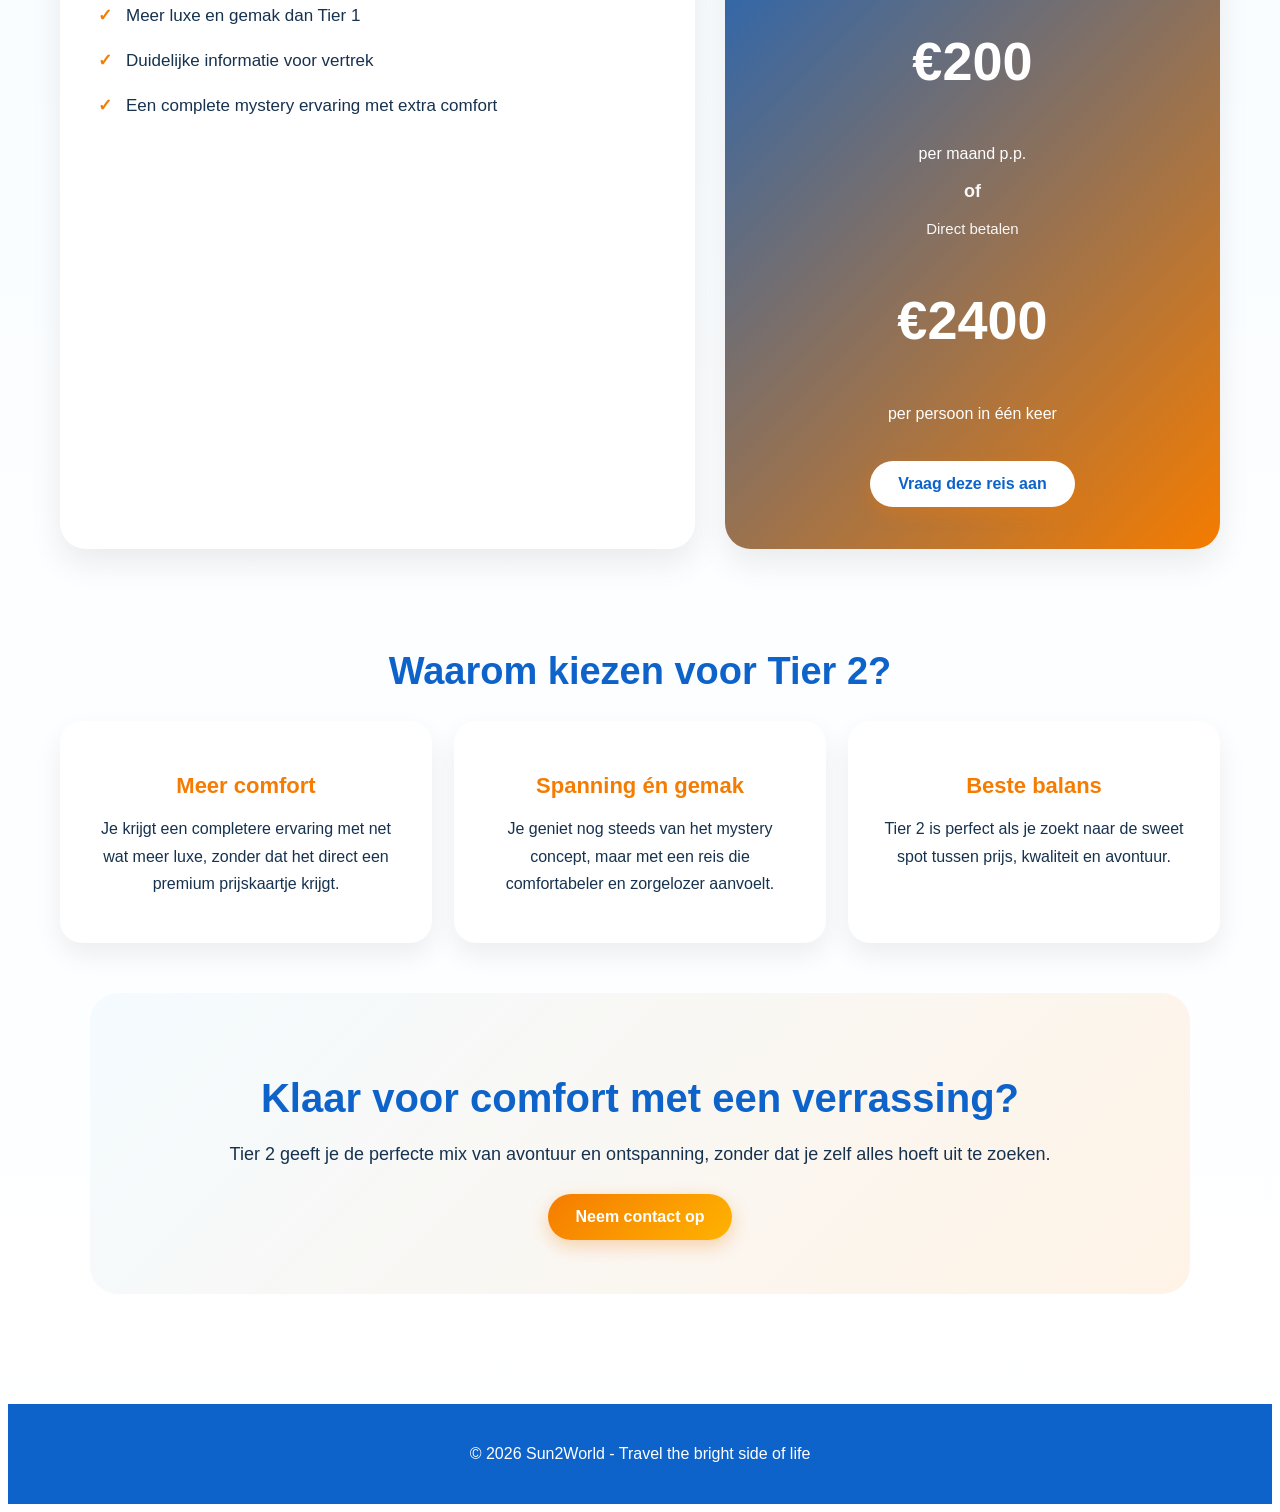
<file: tier2.html>
<!DOCTYPE html>
<html lang="nl">
<head>
  <meta charset="UTF-8" />
  <meta name="viewport" content="width=device-width, initial-scale=1.0" />
  <title>Sun2World - Tier 2 | Comfort Mystery</title>
  <link rel="stylesheet" href="css/tier.css" />
</head>
<body>
  <header class="navbar">
    <div class="logo">Sun<span>2</span>World</div>
    <nav>
      <a href="index.html">Home</a>
      <a href="bestemmingen.html">Bestemmingen</a>
      <a href="overons.html">Over ons</a>
      <a href="contact.html">Contact</a>
    </nav>
  </header>

  <main class="tier1-page">
    <section class="tier1-hero">
      <div class="tier1-hero-overlay"></div>
      <div class="tier1-hero-content">
        <span class="tier-mini-label">Tier 2</span>
        <h1>Comfort Mystery</h1>
        <p>
          De perfecte balans tussen comfort, avontuur en verrassing. Ideaal voor
          reizigers die nét wat meer willen dan basic, zonder meteen full premium te gaan.
        </p>

        <div class="tier1-hero-actions">
          <a href="#pricing" class="btn">Bekijk prijs</a>
          <a href="contact.html" class="btn btn-secondary">Boek nu</a>
        </div>
      </div>
    </section>

    <section class="tier1-intro">
      <div class="tier1-intro-text">
        <h2>Wat is Tier 2?</h2>
        <p>
          Tier 2 is het comfortpakket van Sun2World. Dit pakket is gemaakt voor
          reizigers die houden van een verrassende bestemming, maar daarbij ook
          waarde hechten aan meer luxe, meer gemak en een comfortabelere ervaring.
        </p>
      </div>

      <div class="tier1-highlight-card">
        <h3>Perfect voor</h3>
        <ul>
          <li>Koppels</li>
          <li>Vriendengroepen</li>
          <li>Jonge werkenden</li>
          <li>Reizigers die comfort zoeken</li>
        </ul>
      </div>
    </section>

    <section class="tier1-features-section">
      <h2>Wat kun je verwachten?</h2>
      <div class="tier1-features-grid">
        <div class="feature-card">
          <h3>Comfortabele bestemming</h3>
          <p>
            Jouw mystery locatie is zorgvuldig gekozen en biedt een fijne combinatie
            van sfeer, ontspanning en beleving.
          </p>
        </div>

        <div class="feature-card">
          <h3>Meer luxe</h3>
          <p>
            In vergelijking met Tier 1 krijg je meer comfort in verblijf, omgeving
            en totale reiservaring.
          </p>
        </div>

        <div class="feature-card">
          <h3>Ideale balans</h3>
          <p>
            Tier 2 is perfect voor mensen die avontuur willen combineren met een
            net iets relaxtere en completere vakantie.
          </p>
        </div>

        <div class="feature-card">
          <h3>Zorgeloos geregeld</h3>
          <p>
            Zoals altijd neemt Sun2World de planning uit handen, zodat jij alleen
            nog hoeft uit te kijken naar je vertrek.
          </p>
        </div>
      </div>
    </section>

    <section class="tier1-main-content">
      <div class="tier1-included">
        <h2>Inbegrepen bij Tier 2</h2>
        <ul class="included-list">
          <li>Mystery bestemming binnen Europa</li>
          <li>Comfortabel verblijf op een fijne locatie</li>
          <li>Meer luxe en gemak dan Tier 1</li>
          <li>Duidelijke informatie voor vertrek</li>
          <li>Een complete mystery ervaring met extra comfort</li>
        </ul>
      </div>

      <div class="tier1-pricing" id="pricing">
        <div class="pricing-top-label">Populairste keuze</div>
        <h2>Prijs per persoon</h2>

        <div class="price-option primary-price">
          <span class="price-label">Maandelijks</span>
          <p class="big-price">€200</p>
          <p class="price-subtext">per maand p.p.</p>
        </div>

        <div class="pricing-divider">of</div>

        <div class="price-option secondary-price">
          <span class="price-label">Direct betalen</span>
          <p class="direct-price">€2400</p>
          <p class="price-subtext">per persoon in één keer</p>
        </div>

        <a href="contact.html" class="btn pricing-btn">Vraag deze reis aan</a>
      </div>
    </section>

    <section class="tier1-why">
      <h2>Waarom kiezen voor Tier 2?</h2>
      <div class="tier1-why-grid">
        <div class="why-card">
          <h3>Meer comfort</h3>
          <p>
            Je krijgt een completere ervaring met net wat meer luxe, zonder dat het
            direct een premium prijskaartje krijgt.
          </p>
        </div>

        <div class="why-card">
          <h3>Spanning én gemak</h3>
          <p>
            Je geniet nog steeds van het mystery concept, maar met een reis die
            comfortabeler en zorgelozer aanvoelt.
          </p>
        </div>

        <div class="why-card">
          <h3>Beste balans</h3>
          <p>
            Tier 2 is perfect als je zoekt naar de sweet spot tussen prijs,
            kwaliteit en avontuur.
          </p>
        </div>
      </div>
    </section>

    <section class="tier1-bottom-banner">
      <h2>Klaar voor comfort met een verrassing?</h2>
      <p>
        Tier 2 geeft je de perfecte mix van avontuur en ontspanning, zonder dat je
        zelf alles hoeft uit te zoeken.
      </p>
      <a href="contact.html" class="btn">Neem contact op</a>
    </section>
  </main>

  <footer>
    <p>© 2026 Sun2World - Travel the bright side of life</p>
  </footer>
</body>
</html>
</file>
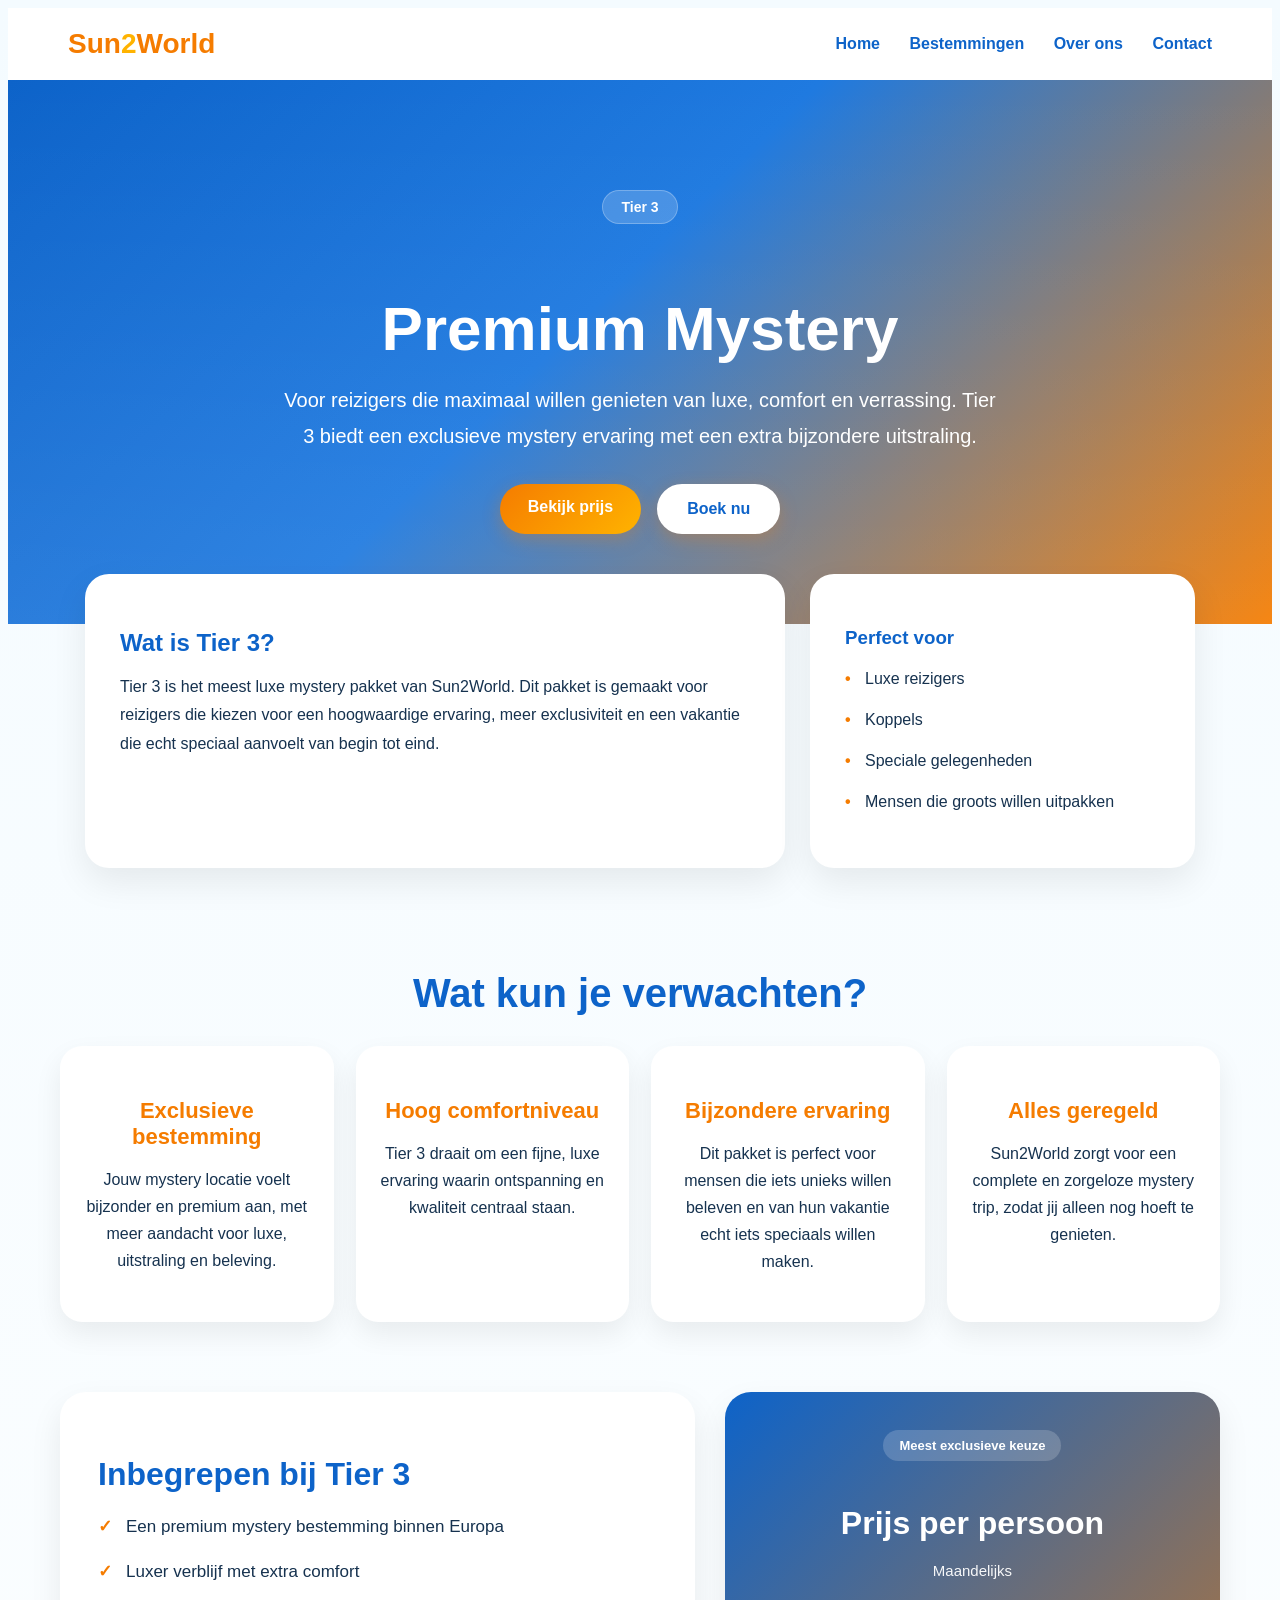
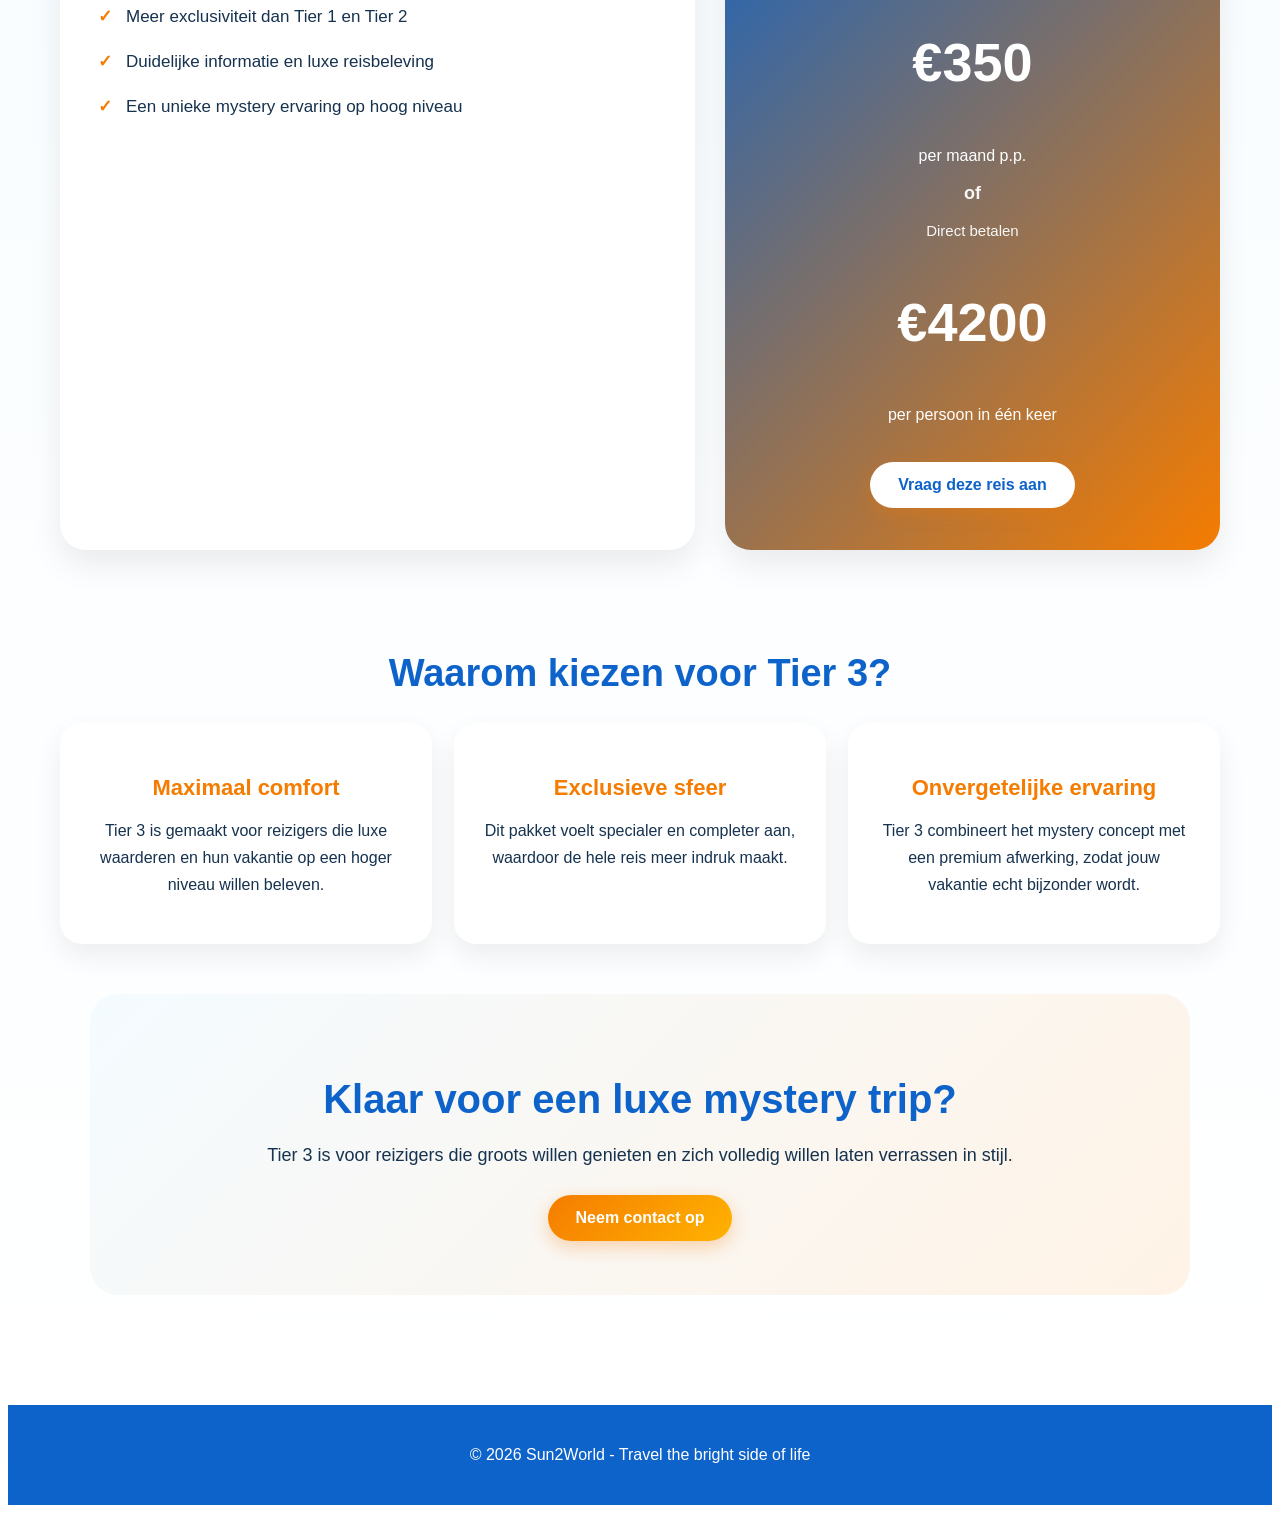
<file: tier3.html>
<!DOCTYPE html>
<html lang="nl">
<head>
  <meta charset="UTF-8" />
  <meta name="viewport" content="width=device-width, initial-scale=1.0" />
  <title>Sun2World - Tier 3 | Premium Mystery</title>
  <link rel="stylesheet" href="css/tier.css" />
</head>
<body>
  <header class="navbar">
    <div class="logo">Sun<span>2</span>World</div>
    <nav>
      <a href="index.html">Home</a>
      <a href="bestemmingen.html">Bestemmingen</a>
      <a href="overons.html">Over ons</a>
      <a href="contact.html">Contact</a>
    </nav>
  </header>

  <main class="tier1-page">
    <section class="tier1-hero">
      <div class="tier1-hero-overlay"></div>
      <div class="tier1-hero-content">
        <span class="tier-mini-label">Tier 3</span>
        <h1>Premium Mystery</h1>
        <p>
          Voor reizigers die maximaal willen genieten van luxe, comfort en verrassing.
          Tier 3 biedt een exclusieve mystery ervaring met een extra bijzondere uitstraling.
        </p>

        <div class="tier1-hero-actions">
          <a href="#pricing" class="btn">Bekijk prijs</a>
          <a href="contact.html" class="btn btn-secondary">Boek nu</a>
        </div>
      </div>
    </section>

    <section class="tier1-intro">
      <div class="tier1-intro-text">
        <h2>Wat is Tier 3?</h2>
        <p>
          Tier 3 is het meest luxe mystery pakket van Sun2World. Dit pakket is gemaakt
          voor reizigers die kiezen voor een hoogwaardige ervaring, meer exclusiviteit
          en een vakantie die echt speciaal aanvoelt van begin tot eind.
        </p>
      </div>

      <div class="tier1-highlight-card">
        <h3>Perfect voor</h3>
        <ul>
          <li>Luxe reizigers</li>
          <li>Koppels</li>
          <li>Speciale gelegenheden</li>
          <li>Mensen die groots willen uitpakken</li>
        </ul>
      </div>
    </section>

    <section class="tier1-features-section">
      <h2>Wat kun je verwachten?</h2>
      <div class="tier1-features-grid">
        <div class="feature-card">
          <h3>Exclusieve bestemming</h3>
          <p>
            Jouw mystery locatie voelt bijzonder en premium aan, met meer aandacht
            voor luxe, uitstraling en beleving.
          </p>
        </div>

        <div class="feature-card">
          <h3>Hoog comfortniveau</h3>
          <p>
            Tier 3 draait om een fijne, luxe ervaring waarin ontspanning en kwaliteit
            centraal staan.
          </p>
        </div>

        <div class="feature-card">
          <h3>Bijzondere ervaring</h3>
          <p>
            Dit pakket is perfect voor mensen die iets unieks willen beleven en van
            hun vakantie echt iets speciaals willen maken.
          </p>
        </div>

        <div class="feature-card">
          <h3>Alles geregeld</h3>
          <p>
            Sun2World zorgt voor een complete en zorgeloze mystery trip, zodat jij
            alleen nog hoeft te genieten.
          </p>
        </div>
      </div>
    </section>

    <section class="tier1-main-content">
      <div class="tier1-included">
        <h2>Inbegrepen bij Tier 3</h2>
        <ul class="included-list">
          <li>Een premium mystery bestemming binnen Europa</li>
          <li>Luxer verblijf met extra comfort</li>
          <li>Meer exclusiviteit dan Tier 1 en Tier 2</li>
          <li>Duidelijke informatie en luxe reisbeleving</li>
          <li>Een unieke mystery ervaring op hoog niveau</li>
        </ul>
      </div>

      <div class="tier1-pricing" id="pricing">
        <div class="pricing-top-label">Meest exclusieve keuze</div>
        <h2>Prijs per persoon</h2>

        <div class="price-option primary-price">
          <span class="price-label">Maandelijks</span>
          <p class="big-price">€350</p>
          <p class="price-subtext">per maand p.p.</p>
        </div>

        <div class="pricing-divider">of</div>

        <div class="price-option secondary-price">
          <span class="price-label">Direct betalen</span>
          <p class="direct-price">€4200</p>
          <p class="price-subtext">per persoon in één keer</p>
        </div>

        <a href="contact.html" class="btn pricing-btn">Vraag deze reis aan</a>
      </div>
    </section>

    <section class="tier1-why">
      <h2>Waarom kiezen voor Tier 3?</h2>
      <div class="tier1-why-grid">
        <div class="why-card">
          <h3>Maximaal comfort</h3>
          <p>
            Tier 3 is gemaakt voor reizigers die luxe waarderen en hun vakantie op
            een hoger niveau willen beleven.
          </p>
        </div>

        <div class="why-card">
          <h3>Exclusieve sfeer</h3>
          <p>
            Dit pakket voelt specialer en completer aan, waardoor de hele reis meer
            indruk maakt.
          </p>
        </div>

        <div class="why-card">
          <h3>Onvergetelijke ervaring</h3>
          <p>
            Tier 3 combineert het mystery concept met een premium afwerking, zodat
            jouw vakantie echt bijzonder wordt.
          </p>
        </div>
      </div>
    </section>

    <section class="tier1-bottom-banner">
      <h2>Klaar voor een luxe mystery trip?</h2>
      <p>
        Tier 3 is voor reizigers die groots willen genieten en zich volledig willen
        laten verrassen in stijl.
      </p>
      <a href="contact.html" class="btn">Neem contact op</a>
    </section>
  </main>

  <footer>
    <p>© 2026 Sun2World - Travel the bright side of life</p>
  </footer>
</body>
</html>
</file>
<file: css/main.css>
* {
  box-sizing: border-box;
}

img {
  max-width: 100%;
  height: auto;
}

.container {
  width: 90%;
  max-width: 1200px;
  margin: 0 auto;
}

@media (max-width: 768px) {
  .row {
    flex-direction: column;
  }

  h1 {
    font-size: 28px;
  }
}

body {
  font-family: Arial, sans-serif;
  background: linear-gradient(to bottom, #f4fbff, #ffffff);
  color: #16324f;
}

.navbar {
  display: flex;
  justify-content: space-between;
  align-items: center;
  padding: 20px 60px;
  background: white;
}

.logo {
  font-size: 28px;
  font-weight: bold;
  color: #f57c00;
}

.logo span {
  color: #ffb300;
}

nav a {
  margin-left: 25px;
  text-decoration: none;
  color: #0d63c9;
  font-weight: 600;
  position: relative;
  transition: 0.3s;
}

nav a::after {
  content: "";
  position: absolute;
  width: 0%;
  height: 3px;
  left: 0;
  bottom: -5px;
  background: #ffb300;
  transition: 0.3s;
}

nav a:hover::after {
  width: 100%;
}

.hero {
  display: flex;
  justify-content: space-between;
  align-items: center;
  padding: 80px 60px;
  min-height: 80vh;
}

.hero-text {
  max-width: 500px;
}

.hero-text h1 {
  font-size: 48px;
  margin-bottom: 20px;
  color: #0d63c9;
}

.hero-text p {
  font-size: 18px;
  margin-bottom: 25px;
}

.btn {
  display: inline-block;
  padding: 14px 28px;
  background: #f57c00;
  color: white;
  text-decoration: none;
  border-radius: 30px;
  font-weight: bold;
}

.hero-image {
  position: relative;
  width: 350px;
  height: 350px;
}

.circle {
  position: absolute;
  border-radius: 50%;
}

.sun {
  width: 180px;
  height: 180px;
  background: #ffb300;
  top: 30px;
  left: 20px;
}

.world {
  width: 220px;
  height: 220px;
  background: #0d63c9;
  top: 80px;
  left: 100px;
  border: 10px solid #8bcf2f;
}

.plane {
  position: absolute;
  top: 70px;
  right: 10px;
  font-size: 42px;
  color: #0d63c9;
}

.tiers {
  padding: 80px 60px;
  text-align: center;
}

.tiers h2 {
  font-size: 40px;
  color: #0d63c9;
  margin-bottom: 10px;
}

.tiers-subtitle {
  font-size: 18px;
  margin-bottom: 40px;
}

.tier-container {
  display: flex;
  justify-content: center;
  gap: 30px;
  flex-wrap: wrap;
}

.tier-card {
  background: white;
  width: 320px;
  padding: 35px 30px;
  border-radius: 22px;
  box-shadow: 0 8px 20px rgba(0, 0, 0, 0.08);
  transition: 0.2s;
}

.tier-card {
  transition: all 0.3s ease;
}

.badge {
  position: absolute;
  top: 20px;
  right: -40px;
  background: #ffb300;
  color: white;
  padding: 8px 40px;
  font-size: 14px;
  font-weight: bold;
  transform: rotate(45deg);
  box-shadow: 0 4px 10px rgba(0,0,0,0.2);
}

.tier-card:hover {
  transform: translateY(-12px) scale(1.03);
  box-shadow: 0 15px 30px rgba(13, 99, 201, 0.2);
}

.tier-card h3 {
  font-size: 28px;
  color: #f57c00;
  margin-bottom: 10px;
}

.tier-price {
  font-size: 18px;
  font-weight: bold;
  color: #0d63c9;
  margin-bottom: 15px;
}

.tier-card p {
  margin-bottom: 20px;
}

.tier-card ul {
  list-style: none;
  margin-bottom: 20px;
}

.tier-card ul li {
  margin-bottom: 8px;
}

.featured {
  border: 3px solid #ffb300;
  transform: scale(1.05);
}

.info {
  display: flex;
  justify-content: center;
  gap: 25px;
  padding: 60px;
  flex-wrap: wrap;
}

.card {
  background: white;
  padding: 30px;
  border-radius: 20px;
  width: 280px;
  box-shadow: 0 8px 20px rgba(0, 0, 0, 0.08);
  text-align: center;
}

.card h2 {
  margin-bottom: 15px;
  color: #f57c00;
}

footer {
  text-align: center;
  padding: 25px;
  background: #0d63c9;
  color: white;
  margin-top: 40px;
}

html {
  scroll-behavior: smooth;
}

.btn {
  transition: 0.3s;
}

.btn:hover {
  background: #ffb300;
  transform: translateY(-3px);
  box-shadow: 0 8px 20px rgba(245, 124, 0, 0.4);
}

.featured:hover {
  transform: scale(1.08) translateY(-12px);
  box-shadow: 0 20px 40px rgba(255, 179, 0, 0.4);
}

.card {
  transition: 0.3s;
}

.card:hover {
  transform: translateY(-8px);
  box-shadow: 0 12px 25px rgba(0,0,0,0.15);
}

.plane {
  transition: 0.3s;
}

.plane:hover {
  transform: translateX(10px) rotate(10deg);
}
</file>
<file: css/bestemmingen.css>
* {
  box-sizing: border-box;
}

img {
  max-width: 100%;
  height: auto;
}

.container {
  width: 90%;
  max-width: 1200px;
  margin: 0 auto;
}

@media (max-width: 768px) {
  .row {
    flex-direction: column;
  }

  h1 {
    font-size: 28px;
  }
}

body {
  font-family: Arial, sans-serif;
  background: linear-gradient(to bottom, #f4fbff, #ffffff);
  color: #0b3d91;
}

.contact-page {
  padding: 60px;
}

.navbar {
  display: flex;
  justify-content: space-between;
  align-items: center;
  padding: 20px 60px;
  background: white;
}

.logo {
  font-size: 28px;
  font-weight: bold;
  color: #f57c00;
}

.logo span {
  color: #ffb300;
}

nav a {
  margin-left: 25px;
  text-decoration: none;
  color: #0d63c9;
  font-weight: 600;
  position: relative;
  transition: 0.3s;
}

nav a::after {
  content: "";
  position: absolute;
  width: 0%;
  height: 3px;
  left: 0;
  bottom: -5px;
  background: #ffb300;
  transition: 0.3s;
}

nav a:hover::after {
  width: 100%;
}

.destinations-page {
  padding: 60px;
}

.destinations-hero {
  text-align: center;
  max-width: 850px;
  margin: 0 auto 50px auto;
}

.destinations-hero h1 {
  font-size: 42px;
  color: #0d63c9;
  margin-bottom: 15px;
}

.destinations-hero p {
  font-size: 18px;
  color: #16324f;
  line-height: 1.7;
}

.destinations-grid {
  display: flex;
  justify-content: center;
  gap: 25px;
  flex-wrap: wrap;
  margin-bottom: 50px;
}

.destination-card {
  background: white;
  width: 320px;
  padding: 30px;
  border-radius: 20px;
  box-shadow: 0 8px 20px rgba(0, 0, 0, 0.08);
  transition: 0.3s;
}

.destination-card:hover {
  transform: translateY(-8px);
  box-shadow: 0 15px 30px rgba(13, 99, 201, 0.18);
}

.destination-card h2 {
  color: #f57c00;
  margin-bottom: 15px;
  font-size: 26px;
}

.destination-card p {
  color: #16324f;
  line-height: 1.7;
  font-size: 16px;
}

.destinations-banner {
  max-width: 950px;
  margin: 0 auto;
  background: linear-gradient(135deg, #0d63c9, #f57c00);
  color: white;
  padding: 45px;
  border-radius: 24px;
  text-align: center;
}

.destinations-banner h2 {
  font-size: 34px;
  margin-bottom: 15px;
}

.destinations-banner p {
  font-size: 18px;
  line-height: 1.7;
}

footer {
  text-align: center;
  padding: 25px;
  background: #0d63c9;
  color: white;
  margin-top: 40px;
}
</file>
<file: css/contact.css>
* {
  box-sizing: border-box;
}

img {
  max-width: 100%;
  height: auto;
}

.container {
  width: 90%;
  max-width: 1200px;
  margin: 0 auto;
}

@media (max-width: 768px) {
  .row {
    flex-direction: column;
  }

  h1 {
    font-size: 28px;
  }
}

body {
  font-family: Arial, sans-serif;
  background: linear-gradient(to bottom, #f4fbff, #ffffff);
  color: #0b3d91;
}

.contact-page {
  padding: 60px;
}

.navbar {
  display: flex;
  justify-content: space-between;
  align-items: center;
  padding: 20px 60px;
  background: white;
}

.logo {
  font-size: 28px;
  font-weight: bold;
  color: #f57c00;
}

.logo span {
  color: #ffb300;
}

nav a {
  margin-left: 25px;
  text-decoration: none;
  color: #0d63c9;
  font-weight: 600;
  position: relative;
  transition: 0.3s;
}

nav a::after {
  content: "";
  position: absolute;
  width: 0%;
  height: 3px;
  left: 0;
  bottom: -5px;
  background: #ffb300;
  transition: 0.3s;
}

nav a:hover::after {
  width: 100%;
}

.contact-hero {
  text-align: center;
  max-width: 800px;
  margin: 0 auto 50px auto;
}

.contact-hero h1 {
  font-size: 42px;
  color: #0d63c9;
  margin-bottom: 15px;
}

.contact-hero p {
  font-size: 18px;
  color: #16324f;
  line-height: 1.7;
}

.contact-wrapper {
  display: flex;
  justify-content: center;
  align-items: stretch;
  gap: 30px;
  flex-wrap: wrap;
}

.contact-info-box,
.contact-form-box {
  background: white;
  border-radius: 20px;
  padding: 35px;
  width: 450px;
  box-shadow: 0 8px 20px rgba(0, 0, 0, 0.08);
}

.contact-info-box h2,
.contact-form-box h2 {
  color: #f57c00;
  margin-bottom: 20px;
  font-size: 28px;
}

.contact-info-box p {
  margin-bottom: 14px;
  color: #16324f;
  font-size: 16px;
}

.contact-extra {
  margin-top: 30px;
  padding: 20px;
  background: #f4fbff;
  border-radius: 16px;
}

.contact-extra h3 {
  color: #0d63c9;
  margin-bottom: 10px;
}

.contact-extra p {
  margin-bottom: 0;
  line-height: 1.6;
}

.contact-form {
  display: flex;
  flex-direction: column;
  gap: 15px;
}

.contact-form input,
.contact-form textarea {
  width: 100%;
  padding: 14px 16px;
  border: 2px solid #dbeafe;
  border-radius: 12px;
  font-size: 16px;
  font-family: Arial, sans-serif;
  outline: none;
  transition: 0.2s;
}

.contact-form input:focus,
.contact-form textarea:focus {
  border-color: #0d63c9;
}

.contact-form textarea {
  resize: vertical;
  min-height: 140px;
}

footer {
  text-align: center;
  padding: 25px;
  background: #0d63c9;
  color: white;
  margin-top: 40px;
}
</file>
<file: css/overons.css>
* {
  box-sizing: border-box;
}

img {
  max-width: 100%;
  height: auto;
}

.container {
  width: 90%;
  max-width: 1200px;
  margin: 0 auto;
}

@media (max-width: 768px) {
  .row {
    flex-direction: column;
  }

  h1 {
    font-size: 28px;
  }
}

body {
  font-family: Arial, sans-serif;
  background: linear-gradient(to bottom, #f4fbff, #ffffff);
  color: #0b3d91;
}

.navbar {
  display: flex;
  justify-content: space-between;
  align-items: center;
  padding: 20px 60px;
  background: white;
}

.logo {
  font-size: 28px;
  font-weight: bold;
  color: #f57c00;
}

.logo span {
  color: #ffb300;
}

nav a {
  margin-left: 25px;
  text-decoration: none;
  color: #0d63c9;
  font-weight: 600;
  position: relative;
  transition: 0.3s;
}

nav a::after {
  content: "";
  position: absolute;
  width: 0%;
  height: 3px;
  left: 0;
  bottom: -5px;
  background: #ffb300;
  transition: 0.3s;
}

nav a:hover::after {
  width: 100%;
}

.about-page {
  padding: 60px;
}

.about-hero {
  text-align: center;
  max-width: 850px;
  margin: 0 auto 50px auto;
}

.about-hero h1 {
  font-size: 42px;
  color: #0d63c9;
  margin-bottom: 15px;
}

.about-hero p {
  font-size: 18px;
  color: #16324f;
  line-height: 1.7;
}

.about-wrapper {
  display: flex;
  justify-content: center;
  gap: 25px;
  flex-wrap: wrap;
  margin-bottom: 50px;
}

.about-card {
  background: white;
  width: 320px;
  padding: 30px;
  border-radius: 20px;
  box-shadow: 0 8px 20px rgba(0, 0, 0, 0.08);
}

.about-card h2 {
  color: #f57c00;
  margin-bottom: 15px;
  font-size: 26px;
}

.about-card p {
  color: #16324f;
  line-height: 1.7;
  font-size: 16px;
}

.about-banner {
  max-width: 950px;
  margin: 0 auto;
  background: linear-gradient(135deg, #0d63c9, #f57c00);
  color: white;
  padding: 45px;
  border-radius: 24px;
  text-align: center;
}

.about-banner h2 {
  font-size: 34px;
  margin-bottom: 15px;
}

.about-banner p {
  font-size: 18px;
  line-height: 1.7;
}

footer {
  text-align: center;
  padding: 25px;
  background: #0d63c9;
  color: white;
  margin-top: 40px;
}
</file>
<file: css/tier.css>
footer {
  text-align: center;
  padding: 25px;
  background: #0d63c9;
  color: white;
  margin-top: 40px;
}
* {
  box-sizing: border-box;
}

img {
  max-width: 100%;
  height: auto;
}

.container {
  width: 90%;
  max-width: 1200px;
  margin: 0 auto;
}

@media (max-width: 768px) {
  .row {
    flex-direction: column;
  }

  h1 {
    font-size: 28px;
  }
}
body {
  font-family: Arial, sans-serif;
  background: linear-gradient(to bottom, #f4fbff, #ffffff);
  color: #16324f;
}

.navbar {
  display: flex;
  justify-content: space-between;
  align-items: center;
  padding: 20px 60px;
  background: white;
}

.logo {
  font-size: 28px;
  font-weight: bold;
  color: #f57c00;
}

.logo span {
  color: #ffb300;
}

nav a {
  margin-left: 25px;
  text-decoration: none;
  color: #0d63c9;
  font-weight: 600;
  position: relative;
  transition: 0.3s;
}

nav a::after {
  content: "";
  position: absolute;
  width: 0%;
  height: 3px;
  left: 0;
  bottom: -5px;
  background: #ffb300;
  transition: 0.3s;
}

nav a:hover::after {
  width: 100%;
}

html {
  scroll-behavior: smooth;
}

.tier1-page {
  padding-bottom: 70px;
}

.tier1-hero {
  position: relative;
  padding: 110px 20px 90px;
  background: linear-gradient(135deg, #0d63c9 0%, #1f7ae0 45%, #f57c00 100%);
  overflow: hidden;
}

.tier1-hero-overlay {
  position: absolute;
  inset: 0;
  background: linear-gradient(to top, rgba(255,255,255,0.08), rgba(255,255,255,0));
}

.tier1-hero-content {
  position: relative;
  max-width: 850px;
  margin: 0 auto;
  text-align: center;
  color: white;
  z-index: 2;
}

.tier-mini-label {
  display: inline-block;
  background: rgba(255,255,255,0.18);
  border: 1px solid rgba(255,255,255,0.25);
  padding: 8px 18px;
  border-radius: 999px;
  font-weight: bold;
  font-size: 14px;
  margin-bottom: 20px;
}

.tier1-hero-content h1 {
  font-size: 62px;
  margin-bottom: 18px;
  line-height: 1.1;
}

.tier1-hero-content p {
  font-size: 20px;
  line-height: 1.8;
  max-width: 720px;
  margin: 0 auto 30px;
}

.tier1-hero-actions {
  display: flex;
  justify-content: center;
  gap: 16px;
  flex-wrap: wrap;
}

.btn-secondary {
  background: white;
  color: #0d63c9;
}

.btn-secondary:hover {
  background: #f4f4f4;
  color: #0d63c9;
}

.tier1-intro {
  max-width: 1150px;
  margin: -50px auto 0;
  padding: 0 20px;
  display: flex;
  gap: 25px;
  align-items: stretch;
  flex-wrap: wrap;
  position: relative;
  z-index: 3;
}

.tier1-intro-text,
.tier1-highlight-card {
  background: white;
  border-radius: 24px;
  box-shadow: 0 14px 35px rgba(0, 0, 0, 0.08);
  padding: 35px;
}

.tier1-intro-text {
  flex: 2;
  min-width: 300px;
}

.tier1-highlight-card {
  flex: 1;
  min-width: 260px;
}

.tier1-intro-text h2,
.tier1-highlight-card h3 {
  color: #0d63c9;
  margin-bottom: 15px;
}

.tier1-intro-text p,
.tier1-highlight-card li {
  color: #16324f;
  line-height: 1.8;
  font-size: 16px;
}

.tier1-highlight-card ul {
  list-style: none;
  padding: 0;
}

.tier1-highlight-card li {
  margin-bottom: 12px;
  padding-left: 20px;
  position: relative;
}

.tier1-highlight-card li::before {
  content: "•";
  color: #f57c00;
  position: absolute;
  left: 0;
  font-weight: bold;
}

.tier1-features-section {
  padding: 70px 20px 30px;
  max-width: 1200px;
  margin: 0 auto;
  text-align: center;
}

.tier1-features-section h2 {
  font-size: 40px;
  color: #0d63c9;
  margin-bottom: 30px;
}

.tier1-features-grid {
  display: grid;
  grid-template-columns: repeat(4, 1fr);
  gap: 22px;
}

.feature-card {
  background: white;
  border-radius: 22px;
  padding: 30px 25px;
  box-shadow: 0 12px 28px rgba(0, 0, 0, 0.07);
  transition: 0.3s ease;
}

.feature-card:hover {
  transform: translateY(-8px);
  box-shadow: 0 18px 34px rgba(13, 99, 201, 0.15);
}

.feature-card h3 {
  color: #f57c00;
  margin-bottom: 12px;
  font-size: 22px;
}

.feature-card p {
  color: #16324f;
  line-height: 1.7;
}

.tier1-main-content {
  max-width: 1200px;
  margin: 0 auto;
  padding: 40px 20px 50px;
  display: flex;
  gap: 30px;
  align-items: stretch;
  flex-wrap: wrap;
}

.tier1-included,
.tier1-pricing {
  background: white;
  border-radius: 26px;
  box-shadow: 0 14px 32px rgba(0, 0, 0, 0.08);
}

.tier1-included {
  flex: 1.2;
  min-width: 300px;
  padding: 38px;
}

.tier1-pricing {
  flex: 0.9;
  min-width: 300px;
  padding: 38px;
  background: linear-gradient(135deg, #0d63c9, #f57c00);
  color: white;
  text-align: center;
  position: relative;
  overflow: hidden;
}

.tier1-included h2,
.tier1-pricing h2 {
  margin-bottom: 20px;
  font-size: 32px;
}

.tier1-included h2 {
  color: #0d63c9;
}

.included-list {
  list-style: none;
  padding: 0;
}

.included-list li {
  position: relative;
  padding-left: 28px;
  margin-bottom: 16px;
  line-height: 1.7;
  color: #16324f;
  font-size: 17px;
}

.included-list li::before {
  content: "✓";
  position: absolute;
  left: 0;
  top: 0;
  color: #f57c00;
  font-weight: bold;
}

.pricing-top-label {
  display: inline-block;
  background: rgba(255,255,255,0.18);
  padding: 8px 16px;
  border-radius: 999px;
  font-size: 13px;
  font-weight: bold;
  margin-bottom: 18px;
}

.price-option {
  margin-bottom: 16px;
}

.price-label {
  display: block;
  font-size: 15px;
  margin-bottom: 8px;
  opacity: 0.95;
}

.big-price,
.direct-price {
  font-size: 54px;
  font-weight: bold;
  line-height: 1.1;
}

.price-subtext {
  font-size: 16px;
  margin-top: 8px;
}

.pricing-divider {
  font-size: 18px;
  font-weight: bold;
  margin: 18px 0;
  opacity: 0.95;
}

.pricing-btn {
  margin-top: 22px;
  background: white;
  color: #0d63c9;
}

.pricing-btn:hover {
  background: #f2f6ff;
  color: #0d63c9;
}

.tier1-why {
  max-width: 1200px;
  margin: 0 auto;
  padding: 20px 20px 50px;
  text-align: center;
}

.tier1-why h2 {
  font-size: 38px;
  color: #0d63c9;
  margin-bottom: 28px;
}

.tier1-why-grid {
  display: grid;
  grid-template-columns: repeat(3, 1fr);
  gap: 22px;
}

.why-card {
  background: white;
  border-radius: 22px;
  padding: 30px;
  box-shadow: 0 12px 28px rgba(0, 0, 0, 0.07);
  transition: 0.3s ease;
}

.why-card:hover {
  transform: translateY(-8px);
  box-shadow: 0 18px 34px rgba(13, 99, 201, 0.14);
}

.why-card h3 {
  color: #f57c00;
  margin-bottom: 12px;
  font-size: 22px;
}

.why-card p {
  color: #16324f;
  line-height: 1.7;
}

.tier1-bottom-banner {
  max-width: 1100px;
  margin: 0 auto;
  padding: 50px 30px;
  border-radius: 28px;
  background: linear-gradient(135deg, #f4fbff, #fff3e6);
  text-align: center;
}

.tier1-bottom-banner h2 {
  font-size: 40px;
  color: #0d63c9;
  margin-bottom: 14px;
}

.tier1-bottom-banner p {
  font-size: 18px;
  color: #16324f;
  line-height: 1.7;
  margin-bottom: 24px;
}

@media (max-width: 1100px) {
  .tier1-features-grid {
    grid-template-columns: repeat(2, 1fr);
  }

  .tier1-why-grid {
    grid-template-columns: repeat(2, 1fr);
  }
}

@media (max-width: 700px) {
  .tier1-hero-content h1 {
    font-size: 42px;
  }

  .tier1-hero-content p {
    font-size: 18px;
  }

  .tier1-features-grid,
  .tier1-why-grid {
    grid-template-columns: 1fr;
  }

  .big-price,
  .direct-price {
    font-size: 42px;
  }

  .tier1-features-section h2,
  .tier1-why h2,
  .tier1-bottom-banner h2 {
    font-size: 30px;
  }
}

/* BASIS BUTTON */
.btn {
  display: inline-block;
  padding: 14px 28px;
  border-radius: 999px;
  font-weight: bold;
  text-decoration: none;
  transition: all 0.3s ease;
  position: relative;
  overflow: hidden;
  z-index: 1;
}

.btn {
  background: linear-gradient(135deg, #f57c00, #ffb300);
  color: white;
  box-shadow: 0 6px 18px rgba(245, 124, 0, 0.3);
}

.btn-secondary {
  background: white;
  color: #0d63c9;
  border: 2px solid white;
}

.btn:hover {
  transform: translateY(-4px) scale(1.03);
  box-shadow: 0 12px 30px rgba(245, 124, 0, 0.5);
}

.btn::before {
  content: "";
  position: absolute;
  inset: 0;
  background: linear-gradient(120deg, transparent, rgba(255,255,255,0.4), transparent);
  opacity: 0;
  transition: 0.4s;
}

.btn:hover::before {
  opacity: 1;
  transform: translateX(100%);
}

.pricing-btn {
  background: white;
  color: #0d63c9;
  font-weight: bold;
}

.pricing-btn:hover {
  background: #f2f6ff;
  box-shadow: 0 12px 25px rgba(255,255,255,0.4);
}

@keyframes pulse {
  0% {
    box-shadow: 0 0 0 0 rgba(255, 179, 0, 0.6);
  }
  70% {
    box-shadow: 0 0 0 15px rgba(255, 179, 0, 0);
  }
  100% {
    box-shadow: 0 0 0 0 rgba(255, 179, 0, 0);
  }
}

.tier1-hero .btn:first-child {
  animation: pulse 2s infinite;
}
</file>
